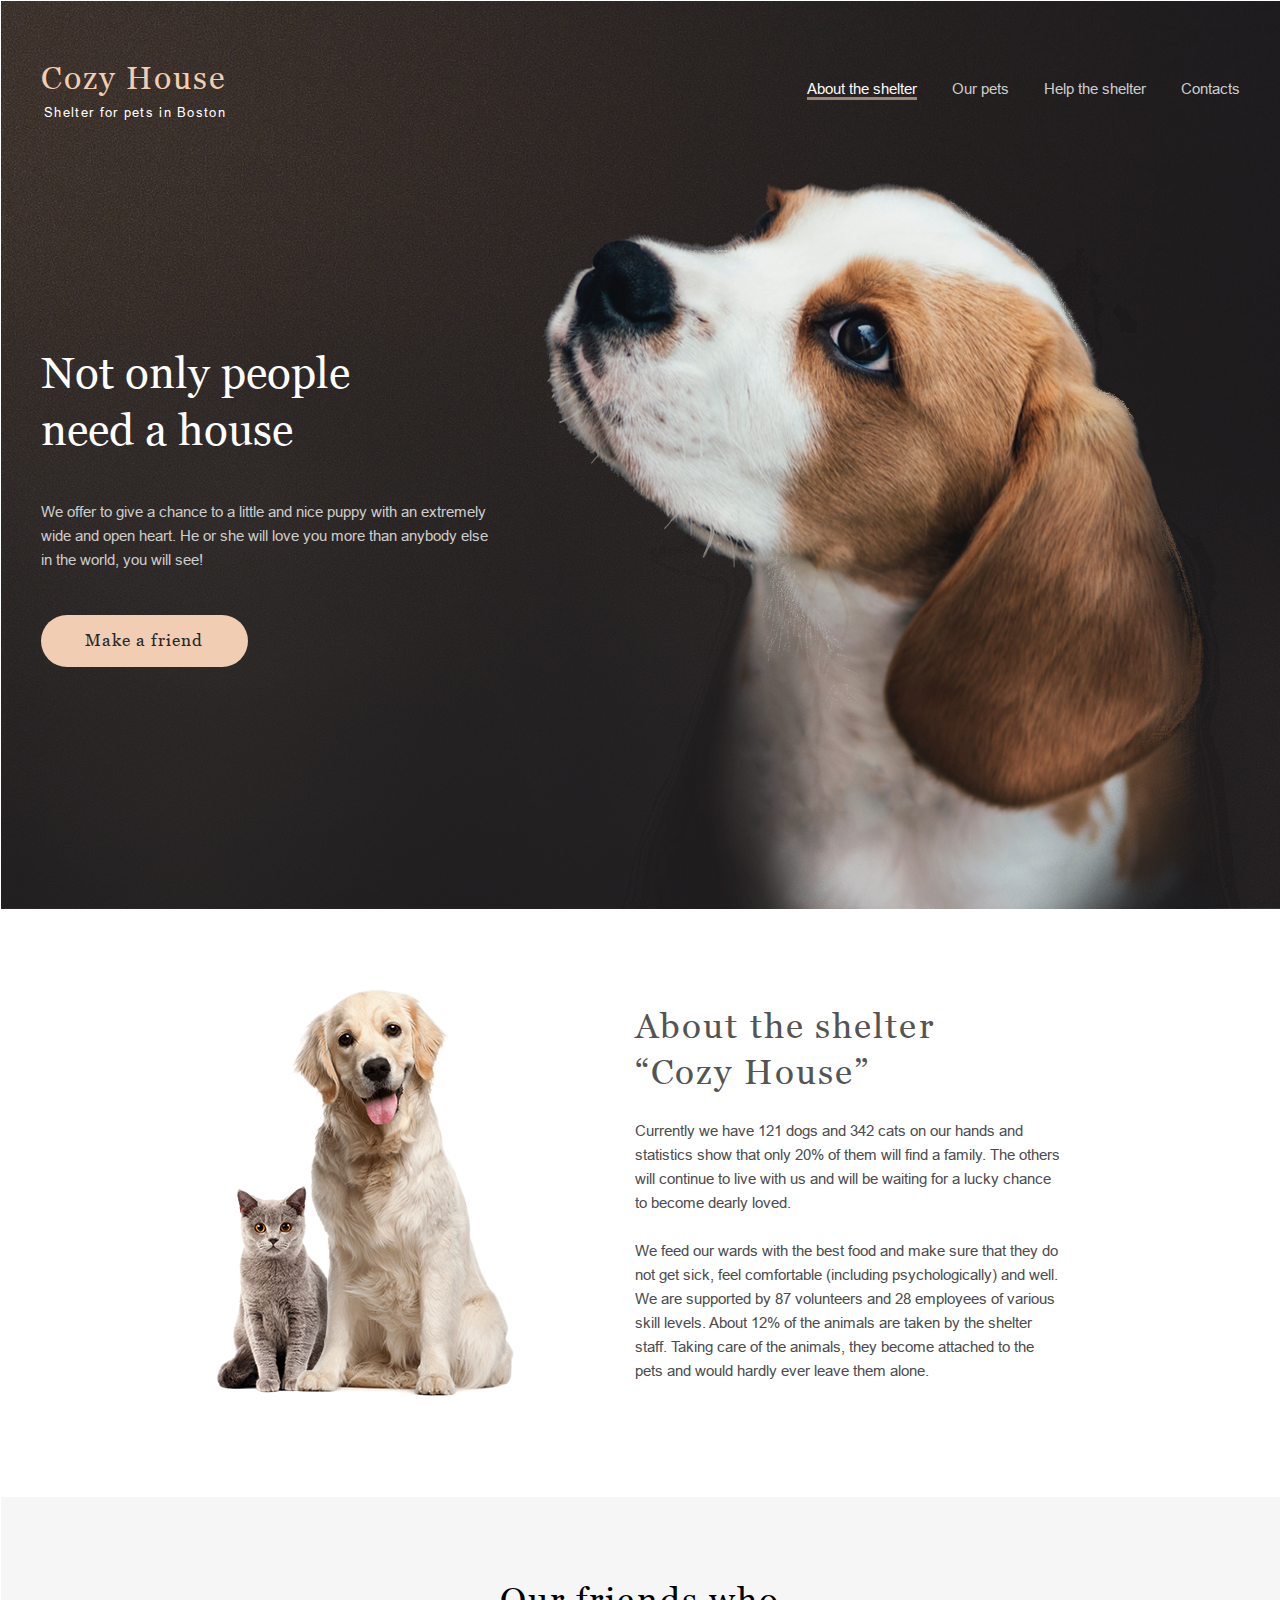
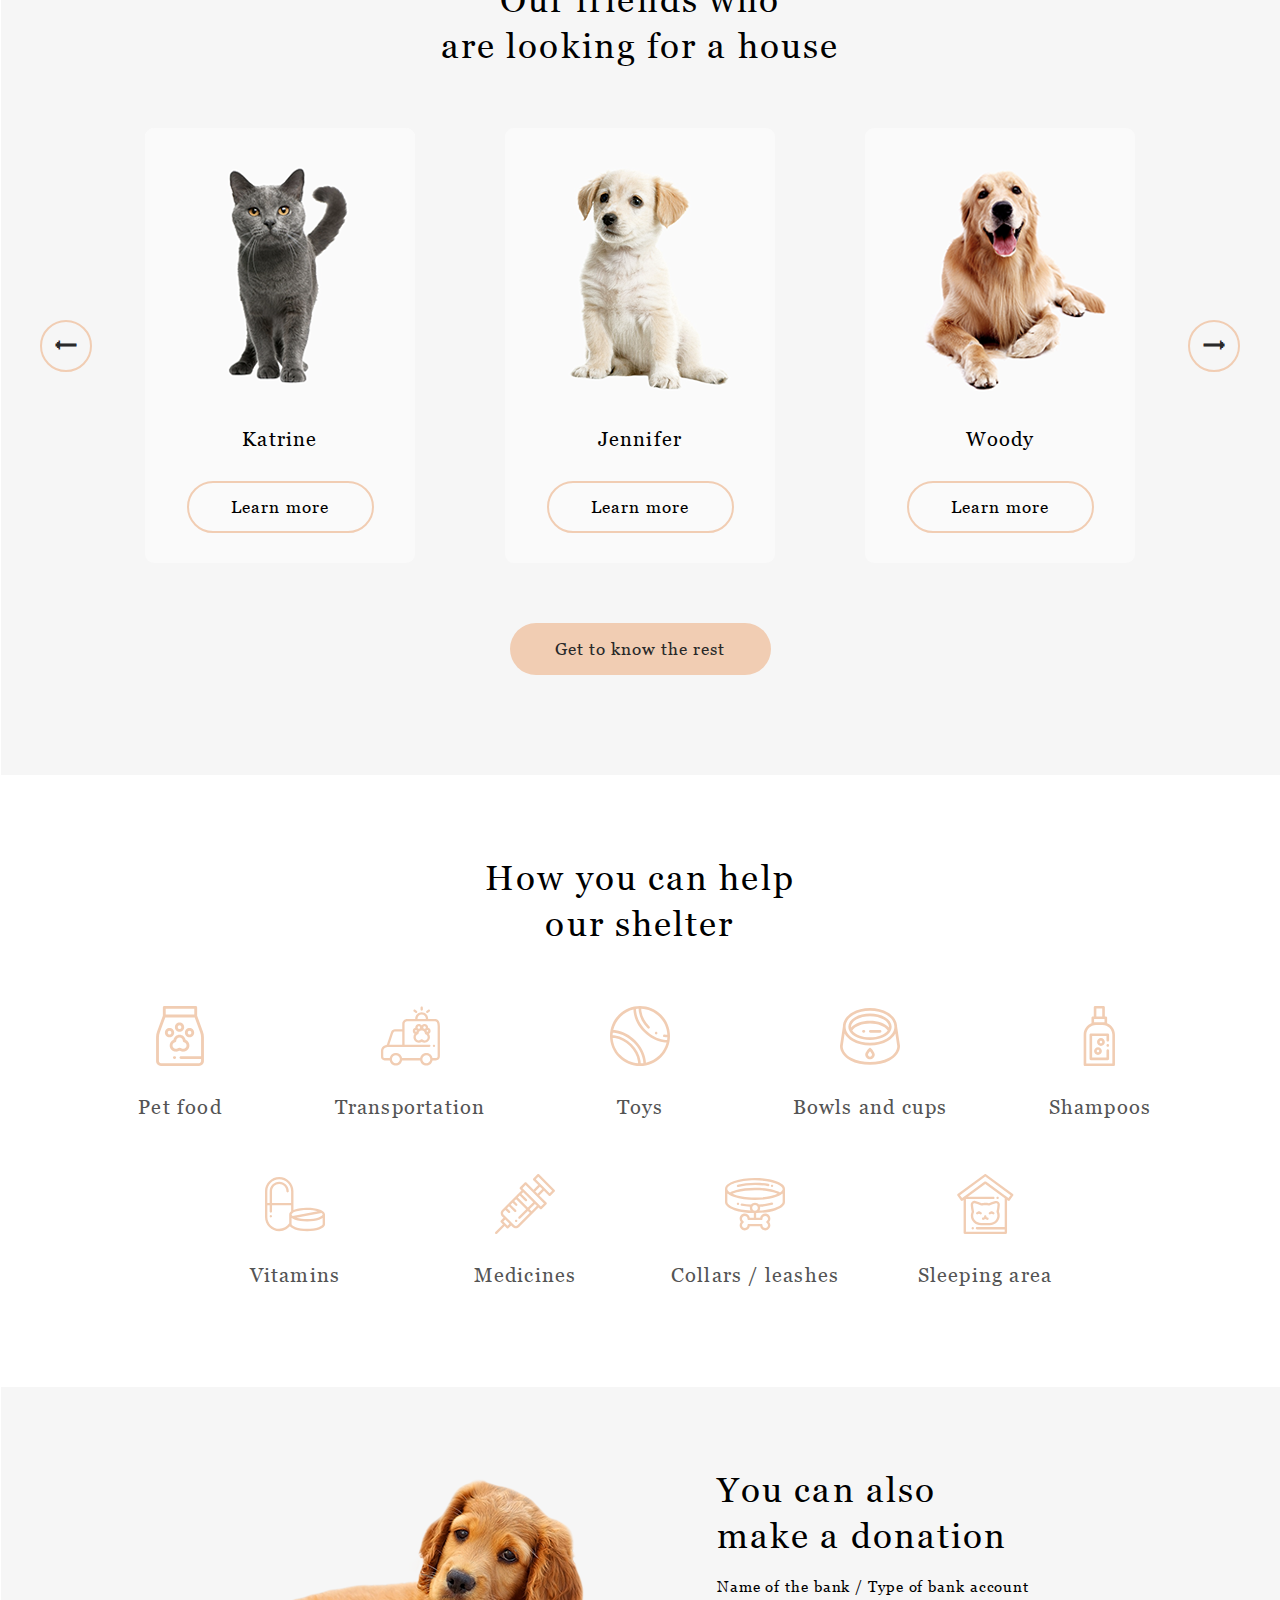
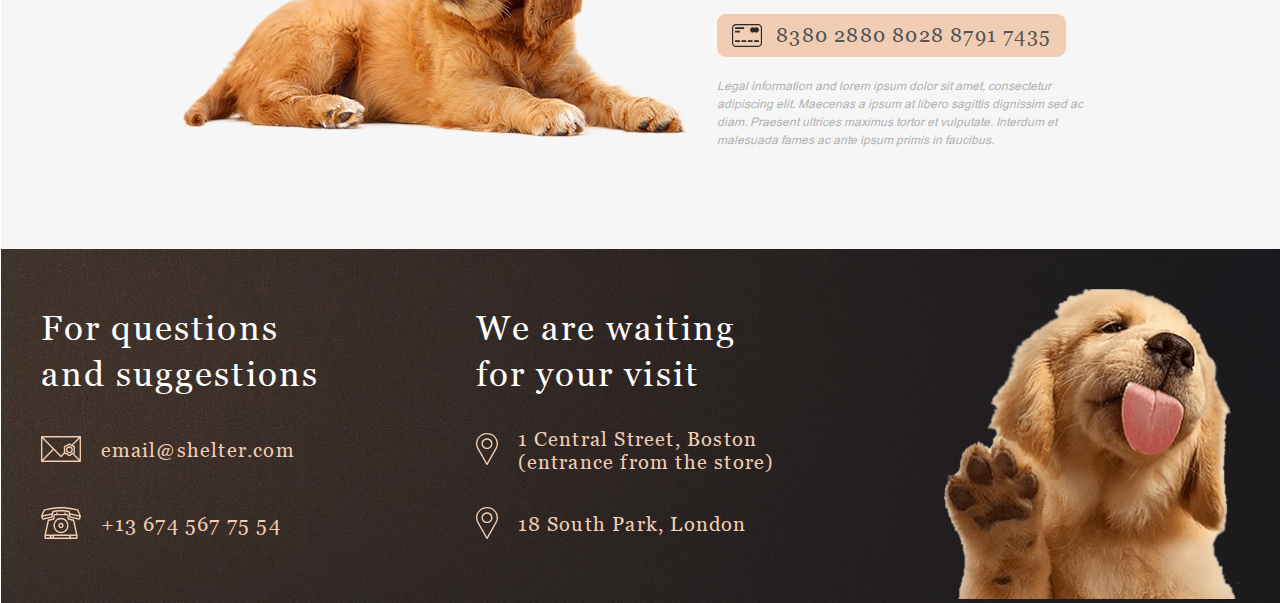
<file: pages/main/index.html>
<!DOCTYPE html>
<html lang="en">
<head>
    <meta charset="UTF-8">
    <meta http-equiv="X-UA-Compatible" content="IE=edge">
    <meta name="viewport" content="width=device-width, initial-scale=1.0">
    <link rel="shortcut icon" href="../../assets/icons/bone_.ico" type="image/x-icon">
    <link rel="stylesheet" href="../../css/normalize.css">
    <link rel="stylesheet" href="style.css" />
    <title>Shelter</title>
</head>

<body>
  <div class="modal-container hidden" id="modal-win" >
    <div class="modal-window" id="modal-win">
      <button class="modal-close-btn" id="btn-modal-close">
        <img src="../../assets/svg/close.svg" class="btn-modal-icon">
      </button>

      <div class="modal-window-content" id="modal-content">
        <div class="modal-image" id="modal-img">
          <img src="../../assets/images/pets/jennifer.png" alt="jen" class="modal-img">
        </div>
        <div class="modal-info">
          <h2 class="modal-title" id="modal-title">Jennifer</h2>

          <h3 class="modal-subtitle" id="modal-subtitle">Dog - Labrador</h3>

          <p class="modal-text" id="modal-text">Jennifer is a sweet 2 months old Labrador that is patiently waiting to find a new forever home. This girl really enjoys being able to go outside to run and play, but won't hesitate to play up a storm in the house if she has all of her favorite toys.</p>

          <ul class="modal-list">
            <li class="modal-list-item" id="modal-item-age">
              <span class="modal-list-span">Age:</span> 2 months
            </li>
            <li class="modal-list-item" id="modal-item-inoculations">
              <span class="modal-list-span">Inoculations:</span> none
            </li>
            <li class="modal-list-item" id="modal-item-deceases">
              <span class="modal-list-span">Deseases:</span> none
            </li>
            <li class="modal-list-item" id="modal-item-parasites">
              <span class="modal-list-span">Parasites:</span> none
            </li>
          </ul>

        </div>

      </div>
    </div>
  </div>

  <div class="modal-burger-back hidden" id="modal-burger-back" ></div>
  <div class="burger-back-click hidden" id="burger-back-click" ></div>
  

  <header class="header-container">
    <div class="logo-container">
      <h1 class="logo-title">Cozy House</h1>
      <p class="logo-subtitle">Shelter for pets in Boston</p>

    </div>

    <nav class="nav-menu">
      <ul class="nav-list">
        <li class="nav-item active"><a class="nav-link active" href="#about">About the shelter</a></li>
        <li class="nav-item"><a class="nav-link" href="../pets/">Our pets</a></li>
        <li class="nav-item"><a class="nav-link" href="#help">Help the shelter</a></li>
        <li class="nav-item"><a class="nav-link" href="#contacts">Contacts</a></li>
      </ul>
    </nav>

    <div class="burger-icon" id="burger-icon">
      <img src="../../assets/svg/burger.svg" alt="">
    </div>

    <div class="burger-container" id="burger-container">
      <!-- <div class="logo-container">
        <h1 class="logo-title">Cozy House</h1>
        <p class="logo-subtitle">Shelter for pets in Boston</p>
  
      </div> -->
      <nav class="burger-nav">
        <ul class="burger-nav-menu">
          <li class="burger-nav-menu-item active"><a class="burger-link active" href="#about">About the shelter</a></li>
          <li class="burger-nav-menu-item"><a class="burger-link" href="../pets/">Our pets</a></li>
          <li class="burger-nav-menu-item"><a class="burger-link" href="#help">Help the shelter</a></li>
          <li class="burger-nav-menu-item"><a class="burger-link" href="#contacts">Contacts</a></li>
        </ul>
  
      </nav>
    </div>



  </header>
    
  <main>
    <div class="main-container">
      <section class="start-container" id="start">
        <div class="start-content">
          <div class="start-info">
            <h2 class="section-title">Not only people<br>need a house</h2>

            <p class="sub-header">We offer to give a chance to a little and nice puppy with an extremely wide and open heart. He or she will love you more than anybody else in the world, you will see!</p>

            <button onclick="window.location.href='#pets'" class="btn-start">Make a friend</button>
          </div>

          <div class="start-img">
            <img src="..\..\assets\images\main\start-puppy.png" alt="cute puppy" class="start-img">

          </div>
        </div>
      </section>
      
      <section class="about-container about" id="about">
        <div class="about-content about">
          <div class="about-img">
            <img src="..\..\assets\images\main\about-pets.png" alt="cute pets" class="about-img">
          </div>

          <div class="about-info">
            <h2 class="section-title">About the shelter<br>“Cozy House”</h2>

            <p class="sub-header">Currently we have 121 dogs and 342 cats on our hands and statistics show that only 20% of them will find a family. The others will continue to live with us and will be waiting for a lucky chance to become dearly loved.</p>
            
            <p class="sub-header">We feed our wards with the best food and make sure that they do not get sick, feel comfortable (including psychologically) and well. We are supported by 87 volunteers and 28 employees of various skill levels. About 12% of the animals are taken by the shelter staff. Taking care of the animals, they become attached to the pets and would hardly ever leave them alone.</p>
            
          </div>
        </div> 
      </section>

      <section class="pets-container pets" id="pets">
        <div class="pets-content pets">
          <h2 class="section-title">Our friends who are&nbsp;looking for a house</h2>
          
          <div class="slider">
            <div class="slider-left">
              <button class="slider-btn" id="btn-left">🠔</button>
            </div>

            <div class="slider-container">
              <div class="slider-carousel">
                <div class="slider-block" id="cards-left">
                </div>

                <div class="slider-block" id="cards-visible">
                  <div class="pet-card"  data-cardid="pet005">
                    <img src="../../assets/images/pets/katrine.png" alt="cat Katrine" class="pet-card-img">
                    <p class="pet-card-text">Katrine</p>
                    <button class="btn">Learn more</button>
                  </div>
    
                  <div class="pet-card" data-cardid="pet001">
                    <img src="../../assets/images/pets/jennifer.png" alt="puppy Jennifer" class="pet-card-img">
                    <p class="pet-card-text">Jennifer</p>
                    <button class="btn">Learn more</button>
                  </div>
    
                  <div class="pet-card" data-cardid="pet003">
                    <img src="../../assets/images/pets/woody.png" alt="dog Woody" class="pet-card-img">
                    <p class="pet-card-text">Woody</p>
                    <button class="btn">Learn more</button>
                  </div>
                  
                </div>

                <div class="slider-block" id="cards-right">
                </div>

              </div>
            </div>

            <div class="slider-right">
              <button class="slider-btn" id="btn-right">🠖</button>
            </div>


          </div>
          
          <button onclick="window.location.href='../pets/'" class="btn-large">Get to know the rest</button>
        
        </div>
      </section>
      
      <section class="help-container help" id="help">
        <div class="help-content">

          <h2 class="section-title">How you can help our shelter</h2>
          
          <div class="help-list">

            <div class="help-item">
              <img src="../../assets/svg/icon-food.svg" alt="pet food icon" class="help-item-img">
              <p class="help-item-text">Pet food</p>
            </div>
            <div class="help-item">
              <img src="../../assets/svg/icon-transportation.svg" alt="Transportation icon" class="help-item-img">
              <p class="help-item-text">Transportation</p>
            </div>
            <div class="help-item">
              <img src="../../assets/svg/icon-toys.svg" alt="pet toys icon" class="help-item-img">
              <p class="help-item-text">Toys</p>
            </div>
            <div class="help-item">
              <img src="../../assets/svg/icon-bowls-and-cups.svg" alt="pet bowl icon" class="help-item-img">
              <p class="help-item-text">Bowls and cups</p>
            </div>
            <div class="help-item">
              <img src="../../assets/svg/icon-shampoos.svg" alt="dirty pet icon" class="help-item-img">
              <p class="help-item-text">Shampoos</p>
            </div>
            <div class="help-item">
              <img src="../../assets/svg/icon-vitamins.svg" alt="pet vitamins icon" class="help-item-img">
              <p class="help-item-text">Vitamins</p>
            </div>
            <div class="help-item">
              <img src="../../assets/svg/icon-medicines.svg" alt="pet medicine icon" class="help-item-img">
              <p class="help-item-text">Medicines</p>
            </div>
            <div class="help-item">
              <img src="../../assets/svg/icon-collars-leashes.svg" alt="pet collar icon" class="help-item-img">
              <p class="help-item-text">Collars / leashes</p>
            </div>
            <div class="help-item">
              <img src="../../assets/svg/icon-sleeping-area.svg" alt="pet sleep icon" class="help-item-img">
              <p class="help-item-text">Sleeping area</p>
            </div>



          </div>
          
        </div>
      </section>
      
      <section class="donation-container donation" id="donation">
        <div class="donation-content donation">

          <div class="donation-img">
            <img src="../../assets/images/main/donation-dog.png" alt="cute puppy need help" class="donation-img">
          </div>

          <div class="donation-info">
            <h2 class="section-title">You can also<br>make a donation</h2>
            
            <p class="sub-header">Name of the bank / Type of bank account</p>

            <!-- <a href="#!" class="credit-card-link"> -->
              <div class="credit-card" onclick="window.location.href='#donation'"> 
                <div class="credit-card-content">
                  <img src="../../assets/svg/credit-card.svg" alt="credit card icon" class="credit-card-icon">
                  <!-- <a href="#donation" class="credit-card-number">8380 2880 8028 8791 7435</a> -->
                  <div class="credit-card-number">8380 2880 8028 8791 7435</div>
                </div>
              </div>
            <!-- </a> -->

            <p class="legal-info">Legal information and lorem ipsum dolor sit amet, consectetur adipiscing elit. Maecenas a ipsum at libero sagittis dignissim sed ac diam. Praesent ultrices maximus tortor et vulputate. Interdum et malesuada fames ac ante ipsum primis in faucibus.</p>



          </div>
          

        </div>
      </section>
    </div>
  </main>
  

  <footer class="footer-container">
    <section class="contacts-container" id="contacts">
      <div class="contacts-content">
        <div class="contacts-content-info">
          <div class="contact-block contacts">
            
            <h2 class="section-title">For questions and suggestions</h2>
            
            <div class="contact-details">
              <a href="mailto:" target="_blank"><img src="../../assets/svg/mail.svg" alt="email icon" class="contact-icon"></a>
              <p class="contacts-text"><a href="mailto:" target="_blank">email@shelter.com</a></p>
            </div>

            <div class="contact-details">
              <a href="tel:+" target="_blank"><img src="../../assets/svg/phone.svg" alt="phone icon" class="contact-icon"></a>
              <p class="contacts-text"><a href="tel:+" target="_blank">+13 674 567 75 54</a></p>
            </div>

          </div>

          <div class="contact-block location">
            <h2 class="section-title">We are waiting for your visit</h2>
            
            <div class="contact-details">
              <a href="https://goo.gl/maps/aGTkRPkKNV8B88Qv5" target="_blank"><img src="../../assets/svg/pin.svg" alt="geo icon" class="contact-icon"></a>
              <p class="contacts-text"><a href="https://goo.gl/maps/aGTkRPkKNV8B88Qv5" target="_blank">1 Central Street, Boston (entrance from the store)</a></p>
            </div>

            <div class="contact-details">
              <a href="https://goo.gl/maps/ELbUc5tNjk8fZU2R7" target="_blank"><img src="../../assets/svg/pin.svg" alt="geo icon" class="contact-icon"></a>
              <p class="contacts-text"><a href="https://goo.gl/maps/ELbUc5tNjk8fZU2R7" target="_blank">18 South Park, London</a></p>
            </div>
          </div>
        </div>  

        <div class="puppy-img">
          <img src="..\..\assets\images\main\footer-puppy.png" alt="cute puppy">
        </div>
        

      </div>
    </section>

  </footer>

  


  <script type="module" src="script.js"></script>
  
 

</body>
</html>
</file>
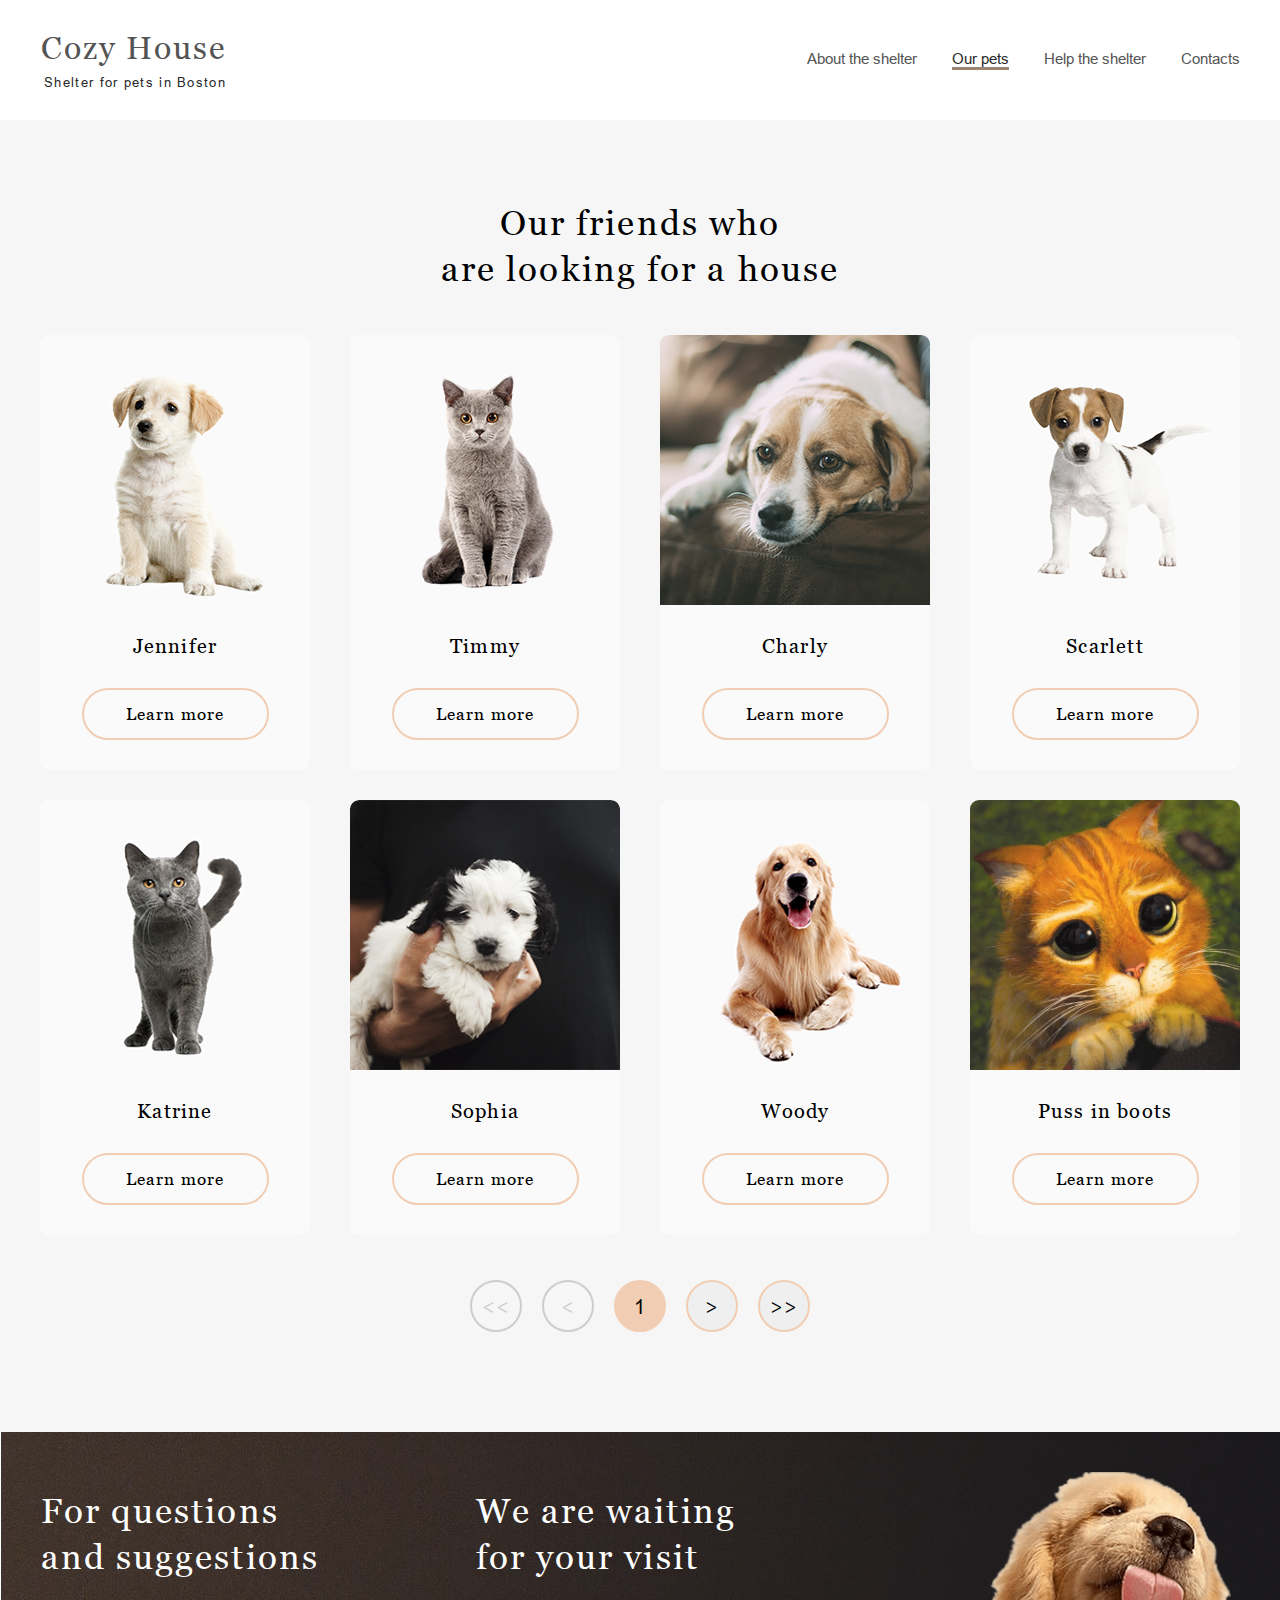
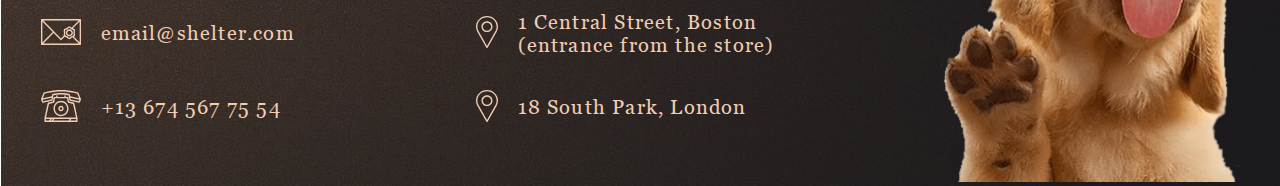
<file: pages/pets/index.html>
<!DOCTYPE html>
<html lang="en">
<head>
    <meta charset="UTF-8">
    <meta http-equiv="X-UA-Compatible" content="IE=edge">
    <meta name="viewport" content="width=device-width, initial-scale=1.0">
    <link rel="shortcut icon" href="../../assets/icons/bone_.ico" type="image/x-icon">
    <link rel="stylesheet" href="../../css/normalize.css">
     <link rel="stylesheet" href="style.css">
    <title>Pets</title>
</head>
<body>
  <div class="modal-container hidden" id="modal-win" >
    <div class="modal-window" id="modal-win">
      <button class="modal-close-btn" id="btn-modal-close">
        <img src="../../assets/svg/close.svg" class="btn-modal-icon">
      </button>

      <div class="modal-window-content" id="modal-content">
        
        <div class="modal-image" id="modal-img">
          <img src="../../assets/images/pets/jennifer.png" alt="jen" class="modal-img">
        </div>

        <div class="modal-info">
          <h2 class="modal-title" id="modal-title">Jennifer</h2>

          <h3 class="modal-subtitle" id="modal-subtitle">Dog - Labrador</h3>

          <p class="modal-text" id="modal-text">Jennifer is a sweet 2 months old Labrador that is patiently waiting to find a new forever home. This girl really enjoys being able to go outside to run and play, but won't hesitate to play up a storm in the house if she has all of her favorite toys.</p>

          <ul class="modal-list">
            <li class="modal-list-item" id="modal-item-age">
              <span class="modal-list-span">Age:</span> 2 months
            </li>
            <li class="modal-list-item" id="modal-item-inoculations">
              <span class="modal-list-span">Inoculations:</span> none
            </li>
            <li class="modal-list-item" id="modal-item-deceases">
              <span class="modal-list-span">Deseases:</span> none
            </li>
            <li class="modal-list-item" id="modal-item-parasites">
              <span class="modal-list-span">Parasites:</span> none
            </li>
          </ul>

        </div>

      </div>
    </div>
  </div>

  <div class="modal-burger-back hidden" id="modal-burger-back" ></div>

  <div class="burger-back-click hidden" id="burger-back-click" ></div>

  <div class="head-wrapper">  
    <header class="header-container">
        <div class="logo-container" onclick="window.location.href='../main/index.html'">
          <h1 class="logo-title">Cozy House</h1>
          <p class="logo-subtitle">Shelter for pets in Boston</p>
    
        </div>
        <nav class="nav-menu">
          <ul class="nav-list">
            <li class="nav-item"><a class="nav-link" href="../main/index.html">About the shelter</a></li>
            <li class="nav-item active"><a class="nav-link active" href="#pets">Our pets</a></li>
            <li class="nav-item"><a class="nav-link" href="../main/index.html#help">Help the shelter</a></li>
            <li class="nav-item"><a class="nav-link" href="#contacts">Contacts</a></li>
          </ul>
        </nav>

        <div class="burger-icon" id="burger-icon">
          <img src="../../assets/svg/burger.svg" alt="">
        </div>

        <div class="burger-container" id="burger-container">
          <!-- <div class="logo-container">
            <h1 class="logo-title">Cozy House</h1>
            <p class="logo-subtitle">Shelter for pets in Boston</p>
      
          </div> -->
          <nav class="burger-nav">
            <ul class="burger-nav-menu">
              <li class="burger-nav-menu-item active"><a class="burger-link" href="../main/index.html">About the shelter</a></li>
              <li class="burger-nav-menu-item"><a class="burger-link  active" href="#pets">Our pets</a></li>
              <li class="burger-nav-menu-item"><a class="burger-link" href="../main/index.html#help">Help the shelter</a></li>
              <li class="burger-nav-menu-item"><a class="burger-link" href="#contacts">Contacts</a></li>
            </ul>
      
          </nav>
        </div>
        
    
    </header>
  </div>

  <main class="main-container-pets" id="#pets">
    <section class="pets-pages">

      <h2 class="section-title">Our friends who are&nbsp;looking for a house</h2>

      <div class="pet-cards-container">

        <div class="pet-card" data-cardid="pet005">
          <img src="../../assets/images/pets/katrine.png" alt="cat Katrine" class="pet-card-img">
          <p class="pet-card-text">Katrine</p>
          <button class="btn">Learn more</button>
        </div>

        <div class="pet-card" data-cardid="pet001">
          <img src="../../assets/images/pets/jennifer.png" alt="puppy Jenifer" class="pet-card-img">
          <p class="pet-card-text">Jennifer</p>
          <button class="btn">Learn more</button>
        </div>

        <div class="pet-card" data-cardid="pet003">
          <img src="../../assets/images/pets/woody.png" alt="dog Woody" class="pet-card-img">
          <p class="pet-card-text">Woody</p>
          <button class="btn">Learn more</button>
        </div>

        <div class="pet-card" data-cardid="pet002">
          <img src="../../assets/images/pets/sophia.png" alt="puppy Sofia" class="pet-card-img">
          <p class="pet-card-text">Sophia</p>
          <button class="btn">Learn more</button>
        </div>

        <div class="pet-card" data-cardid="pet006">
          <img src="../../assets/images/pets/timmy.png" alt="cat Timmy" class="pet-card-img">
          <p class="pet-card-text">Timmy</p>
          <button class="btn">Learn more</button>
        </div>

        <div class="pet-card" data-cardid="pet008">
          <img src="../../assets/images/pets/charly.png" alt="Charly" class="pet-card-img">
          <p class="pet-card-text">Charly</p>
          <button class="btn">Learn more</button>
        </div>

        <div class="pet-card" data-cardid="pet004">
          <img src="../../assets/images/pets/scarlett.png" alt="Scarlett" class="pet-card-img">
          <p class="pet-card-text">Scarlett</p>
          <button class="btn">Learn more</button>
        </div>

        <div class="pet-card" data-cardid="pet007">
          <img src="../../assets/images/pets/freddie.png" alt="cat Freddie" class="pet-card-img">
          <p class="pet-card-text">Freddie</p>
          <button class="btn">Learn more</button>
        </div>
      </div>

      <nav class="page-nav">
        <button class="page-btn disabled" date-state="disabled" id="page-btn-first-page">&lt;&lt;</button>
        <button class="page-btn disabled" date-state="disabled" id="page-btn-prev-page">&lt;</button>
        <button class="page-btn active" date-state="enabled" id="page-display-number">1</button>
        <button class="page-btn enabled" date-state="enabled" id="page-btn-next-page">&gt;</button>
        <button class="page-btn enabled" date-state="enabled" id="page-btn-last-page">&gt;&gt;</button>
      </nav>

    
    </section>
  </main>

  <footer class="footer-container">
    <section class="contacts-container" id="contacts">
      <div class="contacts-content">
        <div class="contacts-content-info">
          <div class="contact-block contacts">
            
            <h2 class="section-title">For questions and suggestions</h2>
            
            <div class="contact-details">
              <a href="mailto:" target="_blank"><img src="../../assets/svg/mail.svg" alt="email icon" class="contact-icon"></a>
              <p class="contacts-text"><a href="mailto:" target="_blank">email@shelter.com</a></p>
            </div>

            <div class="contact-details">
              <a href="tel:+" target="_blank"><img src="../../assets/svg/phone.svg" alt="phone icon" class="contact-icon"></a>
              <p class="contacts-text"><a href="tel:+" target="_blank">+13 674 567 75 54</a></p>
            </div>

          </div>

          <div class="contact-block location">
            <h2 class="section-title">We are waiting for your visit</h2>
            
            <div class="contact-details">
              <a href="https://goo.gl/maps/aGTkRPkKNV8B88Qv5" target="_blank"><img src="../../assets/svg/pin.svg" alt="geo icon" class="contact-icon"></a>
              <p class="contacts-text"><a href="https://goo.gl/maps/aGTkRPkKNV8B88Qv5" target="_blank">1 Central Street, Boston (entrance from the store)</a></p>
            </div>

            <div class="contact-details">
              <a href="https://goo.gl/maps/ELbUc5tNjk8fZU2R7" target="_blank"><img src="../../assets/svg/pin.svg" alt="geo icon" class="contact-icon"></a>
              <p class="contacts-text"><a href="https://goo.gl/maps/ELbUc5tNjk8fZU2R7" target="_blank">18 South Park, London</a></p>
            </div>
          </div>
        </div>  

        <div class="puppy-img">
          <img src="..\..\assets\images\main\footer-puppy.png" alt="cute puppy">
        </div>
        

      </div>
    </section>

  </footer>

  <script type="module" src="script.js"></script>
</body>
</html>
</file>
<file: pages/main/style.css>
* {
  -webkit-box-sizing: border-box;
          box-sizing: border-box;
  margin: 0;
  padding: 0;
  scroll-behavior: smooth;
}

.main-container-pets,
.main-container,
footer {
  width: 100%;
  max-width: 1279px;
}

body {
  display: -webkit-box;
  display: -ms-flexbox;
  display: flex;
  -webkit-box-orient: vertical;
  -webkit-box-direction: normal;
      -ms-flex-direction: column;
          flex-direction: column;
  -webkit-box-align: center;
      -ms-flex-align: center;
          align-items: center;
  margin: 0 auto;
  width: 100%;
  max-width: 1280px;
}

.header-container {
  display: -webkit-box;
  display: -ms-flexbox;
  display: flex;
  -webkit-box-orient: horizontal;
  -webkit-box-direction: normal;
      -ms-flex-direction: row;
          flex-direction: row;
  -webkit-box-pack: justify;
      -ms-flex-pack: justify;
          justify-content: space-between;
  -webkit-box-align: center;
      -ms-flex-align: center;
          align-items: center;
}

.header-container .logo-container {
  display: -webkit-box;
  display: -ms-flexbox;
  display: flex;
  -webkit-box-orient: vertical;
  -webkit-box-direction: normal;
      -ms-flex-direction: column;
          flex-direction: column;
  -webkit-box-align: end;
      -ms-flex-align: end;
          align-items: flex-end;
  width: 186px;
  height: 60px;
}

.header-container .logo-container .logo-title {
  padding: 0;
  margin: 0;
}

.header-container .logo-container .logo-subtitle {
  padding: 0;
  margin-top: 10px;
}

.header-container .nav-menu {
  width: 443px;
  height: 27px;
}

.header-container .nav-menu .nav-list {
  display: -webkit-box;
  display: -ms-flexbox;
  display: flex;
  -webkit-box-orient: horizontal;
  -webkit-box-direction: normal;
      -ms-flex-direction: row;
          flex-direction: row;
  gap: 35px;
  -webkit-box-pack: right;
      -ms-flex-pack: right;
          justify-content: right;
  -webkit-box-align: center;
      -ms-flex-align: center;
          align-items: center;
  list-style: none;
}

.header-container .nav-menu .nav-list .nav-item .nav-link {
  text-decoration: none;
}

.hidden {
  display: none;
}

.pet-card {
  display: -webkit-box;
  display: -ms-flexbox;
  display: flex;
  -webkit-box-orient: vertical;
  -webkit-box-direction: normal;
      -ms-flex-direction: column;
          flex-direction: column;
  gap: 30px;
  -webkit-box-align: center;
      -ms-flex-align: center;
          align-items: center;
  width: 270px;
  height: 435px;
  background: #FAFAFA;
  border-radius: 9px;
  -webkit-transition: 0.4s;
  transition: 0.4s;
}

.pet-card .pet-card-img {
  border-radius: 9px 9px 0px 0px;
  width: 270px;
  height: 270px;
}

.pet-card .btn {
  width: 187px;
  height: 52px;
  border: 2px solid #F1CDB3;
  -webkit-box-sizing: border-box;
          box-sizing: border-box;
  border-radius: 100px;
  font-family: 'Georgia';
  font-style: normal;
  font-weight: 400;
  font-size: 17px;
  line-height: 130%;
  /* identical to box height, or 22px */
  letter-spacing: 0.06em;
  background: #FAFAFA;
  cursor: pointer;
}

.pet-card:hover {
  cursor: pointer;
  -webkit-box-shadow: 0px 2px 35px 14px rgba(13, 13, 13, 0.04);
          box-shadow: 0px 2px 35px 14px rgba(13, 13, 13, 0.04);
  background-color: #FFFFFF;
}

.pet-card:hover .btn {
  background: #FDDCC4;
  border: 2px solid #FDDCC4;
}

.footer-container {
  background-image: url("../../assets/images/footer-background.jpg");
  background-repeat: no-repeat;
  background-size: cover;
  margin: 0 auto;
  padding: 40px 40px 0 40px;
}

@media (max-width: 1279px) {
  .footer-container {
    padding: 30px 30px 0 30px;
    width: 768px;
  }
}

@media (max-width: 767px) {
  .footer-container {
    padding: 30px 10px 0 10px;
    width: 320px;
  }
}

.footer-container .contacts-container .contacts-content {
  display: -webkit-box;
  display: -ms-flexbox;
  display: flex;
  -webkit-box-orient: horizontal;
  -webkit-box-direction: normal;
      -ms-flex-direction: row;
          flex-direction: row;
  -webkit-box-pack: justify;
      -ms-flex-pack: justify;
          justify-content: space-between;
  width: 100%;
}

@media (max-width: 1279px) {
  .footer-container .contacts-container .contacts-content {
    -webkit-box-orient: vertical;
    -webkit-box-direction: normal;
        -ms-flex-direction: column;
            flex-direction: column;
    -webkit-box-align: center;
        -ms-flex-align: center;
            align-items: center;
    -webkit-box-pack: start;
        -ms-flex-pack: start;
            justify-content: flex-start;
    gap: 65px;
  }
}

@media (max-width: 767px) {
  .footer-container .contacts-container .contacts-content {
    gap: 40px;
  }
}

.footer-container .contacts-container .contacts-content .contacts-content-info {
  display: -webkit-box;
  display: -ms-flexbox;
  display: flex;
  -webkit-box-orient: horizontal;
  -webkit-box-direction: normal;
      -ms-flex-direction: row;
          flex-direction: row;
  gap: 160px;
}

@media (max-width: 1279px) {
  .footer-container .contacts-container .contacts-content .contacts-content-info {
    gap: 60px;
  }
}

@media (max-width: 767px) {
  .footer-container .contacts-container .contacts-content .contacts-content-info {
    -webkit-box-orient: vertical;
    -webkit-box-direction: normal;
        -ms-flex-direction: column;
            flex-direction: column;
    gap: 40px;
  }
}

.footer-container .contacts-container .contacts-content .contacts-content-info .contact-block {
  display: -webkit-box;
  display: -ms-flexbox;
  display: flex;
  -webkit-box-orient: vertical;
  -webkit-box-direction: normal;
      -ms-flex-direction: column;
          flex-direction: column;
  -webkit-box-pack: justify;
      -ms-flex-pack: justify;
          justify-content: space-between;
  margin-top: 16px;
  height: 238px;
}

@media (max-width: 1279px) {
  .footer-container .contacts-container .contacts-content .contacts-content-info .contact-block {
    margin-top: 0px;
  }
}

@media (max-width: 767px) {
  .footer-container .contacts-container .contacts-content .contacts-content-info .contact-block {
    -webkit-box-align: center;
        -ms-flex-align: center;
            align-items: center;
  }
}

.footer-container .contacts-container .contacts-content .contacts-content-info .contact-block .section-title {
  color: #FFFFFF;
  width: 280px;
  height: 90px;
  font-size: 35px;
  line-height: 130%;
  /* or 45px */
  letter-spacing: 0.06em;
}

@media (max-width: 767px) {
  .footer-container .contacts-container .contacts-content .contacts-content-info .contact-block .section-title {
    font-size: 25px;
    text-align: center;
  }
}

.footer-container .contacts-container .contacts-content .contacts-content-info .contact-block .contact-details {
  display: -webkit-box;
  display: -ms-flexbox;
  display: flex;
  -webkit-box-orient: horizontal;
  -webkit-box-direction: normal;
      -ms-flex-direction: row;
          flex-direction: row;
  -webkit-box-align: center;
      -ms-flex-align: center;
          align-items: center;
}

.footer-container .contacts-container .contacts-content .contacts-content-info .contact-block .contact-details .contacts-text {
  font-family: 'Georgia';
  font-style: normal;
  font-weight: 400;
  font-size: 20px;
  line-height: 115%;
  /* identical to box height, or 23px */
  letter-spacing: 0.06em;
  /* color-primary */
  color: #F1CDB3;
  padding-left: 20px;
}

.footer-container .contacts-container .contacts-content .contacts-content-info .contact-block .contact-details .contacts-text a {
  text-decoration: none;
  height: 32px;
  outline: none;
  color: #F1CDB3;
}

.footer-container .contacts-container .contacts-content .contacts-content-info .contacts {
  width: 280px;
}

@media (max-width: 767px) {
  .footer-container .contacts-container .contacts-content .contacts-content-info .contacts {
    height: 208px;
  }
}

.footer-container .contacts-container .contacts-content .contacts-content-info .location {
  margin-left: -5px;
  width: 300px;
}

@media (max-width: 767px) {
  .footer-container .contacts-container .contacts-content .contacts-content-info .location {
    margin: 0;
    height: 222px;
  }
}

.footer-container .contacts-container .contacts-content .puppy-img img {
  width: 300px;
  height: 310px;
}

@media (max-width: 767px) {
  .footer-container .contacts-container .contacts-content .puppy-img img {
    width: 260px;
    height: 269px;
  }
}

.modal-container {
  background: rgba(41, 41, 41, 0.6);
  position: fixed;
  z-index: 50;
  left: 0;
  top: 0;
  width: 100vw;
  height: 100vh;
  overflow: hidden;
  cursor: pointer;
}

.modal-container .modal-window {
  position: absolute;
  z-index: 55;
  left: calc(50vw - 450px);
  top: calc(50vh - 250px);
  width: 952px;
  height: 552px;
  display: -webkit-box;
  display: -ms-flexbox;
  display: flex;
  -webkit-box-orient: vertical;
  -webkit-box-direction: normal;
      -ms-flex-direction: column;
          flex-direction: column;
  cursor: pointer;
}

.modal-container .modal-window .modal-close-btn {
  -ms-flex-item-align: end;
      align-self: flex-end;
  width: 52px;
  height: 52px;
  border: 2px solid #F1CDB3;
  -webkit-box-sizing: border-box;
          box-sizing: border-box;
  border-radius: 100px;
  background-color: #B2B2B2;
  cursor: pointer;
}

.modal-container .modal-window .modal-close-btn .btn-modal-icon {
  width: 12px;
  height: 12px;
  margin: auto;
}

.modal-container .modal-window .modal-close-btn:hover {
  background-color: #F1CDB3;
}

.modal-container .modal-window .modal-window-content {
  cursor: default;
  background: #FAFAFA;
  border-radius: 9px;
  width: 900px;
  height: 500px;
  display: -webkit-box;
  display: -ms-flexbox;
  display: flex;
  -webkit-box-orient: horizontal;
  -webkit-box-direction: normal;
      -ms-flex-direction: row;
          flex-direction: row;
}

.modal-container .modal-window .modal-window-content .modal-image {
  margin: auto 0;
}

.modal-container .modal-window .modal-window-content .modal-image .modal-img {
  border-radius: 9px 0px 0px 9px;
  width: 500px;
  height: 500px;
}

.modal-container .modal-window .modal-window-content .modal-info {
  display: -webkit-box;
  display: -ms-flexbox;
  display: flex;
  -webkit-box-orient: vertical;
  -webkit-box-direction: normal;
      -ms-flex-direction: column;
          flex-direction: column;
  margin-top: 50px;
  margin-right: 20px;
  margin-left: 10px;
  width: 351px;
}

.modal-container .modal-window .modal-window-content .modal-info .modal-title {
  height: 45px;
  font-family: 'Georgia';
  font-weight: 400;
  font-size: 35px;
  line-height: 130%;
  /* or 45px */
  letter-spacing: 0.06em;
  color: #000000;
}

.modal-container .modal-window .modal-window-content .modal-info .modal-subtitle {
  height: 23px;
  margin-top: 10px;
  font-family: 'Georgia';
  font-weight: 400;
  font-size: 20px;
  line-height: 115%;
  /* identical to box height, or 23px */
  letter-spacing: 0.06em;
  color: #000000;
}

.modal-container .modal-window .modal-window-content .modal-info .modal-text {
  width: 340px;
  margin-top: 40px;
  font-family: 'Georgia';
  font-weight: 400;
  font-size: 15px;
  line-height: 110%;
  /* or 17px */
  letter-spacing: 0.06em;
  color: #000000;
  text-align: justify;
}

.modal-container .modal-window .modal-window-content .modal-info .modal-list {
  list-style: none;
  margin-top: 40px;
  margin-bottom: 22px;
}

.modal-container .modal-window .modal-window-content .modal-info .modal-list .modal-list-item {
  font-family: 'Georgia';
  font-weight: 400;
  font-size: 15px;
  line-height: 110%;
  /* identical to box height, or 17px */
  letter-spacing: 0.06em;
  color: #000000;
  margin-bottom: 10px;
}

.modal-container .modal-window .modal-window-content .modal-info .modal-list .modal-list-item .modal-list-span {
  font-weight: 700;
}

.modal-container .modal-window .modal-window-content .modal-info .modal-list-item::before {
  content: "\2022";
  /* Add content: \2022 is the CSS Code/unicode for a bullet */
  color: #F1CDB3;
  /* Change the color */
  font-weight: bold;
  /* If you want it to be bold */
  display: inline-block;
  /* Needed to add space between the bullet and the text */
  width: 1em;
  /* Also needed for space (tweak if needed) */
}

.modal-container:hover .modal-close-btn {
  background-color: #F1CDB3;
}

.modal-window:hover .modal-close-btn {
  background-color: #B2B2B2;
}

@media (max-width: 1279px) {
  .modal-container .modal-window {
    width: 682px;
    left: calc(50vw - 314px);
  }
  .modal-container .modal-window .modal-window-content {
    width: 630px;
  }
  .modal-container .modal-window .modal-window-content .modal-image .modal-img {
    width: 350px;
    height: 350px;
  }
  .modal-container .modal-window .modal-window-content .modal-info {
    width: 260px;
    margin-top: 10px;
    margin-right: 9px;
  }
  .modal-container .modal-window .modal-window-content .modal-info .modal-text {
    width: 260px;
  }
  .modal-container .modal-window .modal-window-content .modal-info .modal-list {
    margin-top: 20px;
  }
  .modal-container .modal-window .modal-window-content .modal-info .modal-list .modal-list-item {
    margin-bottom: 5px;
  }
}

@media (max-width: 767px) {
  .modal-container .modal-window {
    width: 300px;
    left: calc(50vw - 150px);
  }
  .modal-container .modal-window .modal-window-content {
    width: 300px;
  }
  .modal-container .modal-window .modal-window-content .modal-image {
    display: none;
  }
  .modal-container .modal-window .modal-window-content .modal-info .modal-title {
    margin: 0 auto;
    text-align: center;
  }
  .modal-container .modal-window .modal-window-content .modal-info .modal-subtitle {
    margin: 0 auto;
    text-align: center;
  }
  .modal-container .modal-window .modal-window-content .modal-info .modal-text {
    padding: 10px;
  }
  .modal-container .modal-window .modal-window-content .modal-info .modal-list {
    margin-left: 10px;
  }
}

.modal-open {
  position: static;
  height: auto;
  overflow-y: hidden;
}

.header-container .burger-icon {
  display: none;
  position: relative;
  z-index: 15;
  cursor: pointer;
  margin-top: 15px;
  width: 30px;
  height: 30px;
  -webkit-transition: 0.5s;
  transition: 0.5s;
}

.burger-container {
  position: fixed;
  width: 320px;
  height: 100vh;
  right: -320px;
  top: 0px;
  z-index: 14;
  -webkit-transition: 0.8s;
  transition: 0.8s;
  background-color: #292929;
}

.burger-container .burger-nav {
  margin-top: 140px;
}

.burger-container .burger-nav .burger-nav-menu {
  display: -webkit-box;
  display: -ms-flexbox;
  display: flex;
  -webkit-box-orient: vertical;
  -webkit-box-direction: normal;
      -ms-flex-direction: column;
          flex-direction: column;
  height: 327px;
  -webkit-box-pack: justify;
      -ms-flex-pack: justify;
          justify-content: space-between;
  -webkit-box-align: center;
      -ms-flex-align: center;
          align-items: center;
  list-style: none;
  -webkit-transition: 0.8s;
  transition: 0.8s;
}

.burger-container .burger-nav .burger-nav-menu .burger-nav-menu-item .burger-link {
  font-family: Arial;
  font-weight: 400;
  text-decoration: none;
  font-size: 32px;
  line-height: 160%;
  /* or 51px */
  color: #CDCDCD;
  margin: 10px 0;
}

.burger-container .burger-nav .burger-nav-menu .burger-nav-menu-item .burger-link.active {
  border-bottom: 3px solid #F1CDB3;
  border-bottom-style: outset;
  color: #FAFAFA;
}

.burger-container .burger-nav .burger-nav-menu .burger-nav-menu-item .burger-link:hover {
  color: #FAFAFA;
}

.burger-icon.open {
  -webkit-transform: rotate(-90deg);
          transform: rotate(-90deg);
}

.header-container.open {
  z-index: 13;
  width: 320px;
  padding-left: 20px;
  padding-right: 40px;
  -webkit-box-pack: justify;
      -ms-flex-pack: justify;
          justify-content: space-between;
  margin-right: 0;
}

@media (max-width: 767px) {
  .header-container .burger-icon {
    display: block;
  }
}

.modal-burger-back {
  width: 100vw;
  height: 5000px;
  background: rgba(41, 41, 41, 0.6);
  position: absolute;
  top: 0;
  left: 0;
  z-index: 10;
}

.burger-back-click {
  width: calc(100vw - 320px);
  height: 5000px;
  position: absolute;
  top: 0;
  left: 0;
  z-index: 14;
}

@font-face {
  font-family: 'Arial';
  src: url("../../assets/fonts/arial.ttf");
  font-weight: 400;
}

@font-face {
  font-family: 'Arial';
  src: url("../../assets/fonts/arialbd.ttf");
  font-weight: bold;
}

@font-face {
  font-family: 'Georgia';
  src: url("../../assets/fonts/Georgia.ttf");
}

.logo-title {
  font-family: Georgia;
  font-size: 32px;
  font-weight: 400;
  line-height: 110%;
  /* or 35px */
  letter-spacing: 0.06em;
}

.logo-subtitle {
  font-family: Arial;
  font-size: 13px;
  font-weight: 400;
  line-height: 15px;
  letter-spacing: 0.1em;
}

.nav-list {
  font-family: Arial;
  font-weight: 400;
  font-size: 15px;
  line-height: 24px;
}

.section-title {
  font-family: Georgia;
  font-style: normal;
  font-weight: 400;
  font-size: 35px;
  line-height: 130%;
  letter-spacing: 0.06em;
}

.sub-header {
  font-family: Arial;
  font-style: normal;
  font-weight: 400;
  font-size: 15px;
  line-height: 160%;
}

.pet-card-text {
  font-family: 'Georgia';
  font-style: normal;
  font-weight: 400;
  font-size: 20px;
  line-height: 23px;
  /* identical to box height */
  letter-spacing: 0.06em;
}

.help-item-text {
  font-family: 'Georgia';
  font-style: normal;
  font-weight: 400;
  font-size: 20px;
  line-height: 115%;
  /* identical to box height, or 23px */
  letter-spacing: 0.06em;
}

.credit-card-number {
  font-family: 'Georgia';
  font-style: normal;
  font-weight: 400;
  font-size: 20px;
  line-height: 115%;
  /* identical to box height, or 23px */
  letter-spacing: 0.06em;
  /* color-dark-l */
  color: #545454;
}

.legal-info {
  color: #B2B2B2;
  font-family: 'Arial';
  font-style: italic;
  font-weight: 400;
  font-size: 12px;
  line-height: 18px;
  /* or 150% */
}

.contacts-text {
  font-size: 12px;
}

.header-container {
  position: absolute;
  width: calc(100% - 80px);
  max-width: 1200px;
  height: 60px;
  left: calc(50% - (minmax(1200px, 100%) - 80px)/2);
  top: 60px;
}

@media (max-width: 1279px) {
  .header-container {
    top: 30px;
    width: calc(100% - 60px);
    max-width: 708px;
    left: calc(50% - (minmax(708px, 100%) - 60px)/2);
  }
}

@media (max-width: 767px) {
  .header-container {
    padding: 0 30px;
    width: 100vw;
  }
}

.header-container .logo-container .logo-title {
  color: #F1CDB3;
}

.header-container .logo-container .logo-subtitle {
  color: #FFFFFF;
}

.header-container .logo-container:hover {
  cursor: pointer;
}

@media (max-width: 767px) {
  .nav-menu {
    display: none;
  }
}

.nav-menu .nav-item {
  color: #CDCDCD;
}

.nav-menu .nav-item .nav-link {
  color: #CDCDCD;
}

.nav-menu .nav-item .nav-link.active {
  border-bottom: 3px solid #F1CDB3;
  border-bottom-style: outset;
  color: #FAFAFA;
}

.nav-menu .nav-item .nav-link:hover {
  color: #FAFAFA;
}

.main-container {
  width: 100%;
}

.main-container .start-container {
  width: 100%;
  padding: 0 40px;
  background-image: url("../../assets/images/start-screen-background.jpg");
  background-repeat: no-repeat;
  background-size: cover;
  border-top: 1px solid transparent;
}

.main-container .start-container .start-content {
  margin-top: 180px;
  display: -webkit-box;
  display: -ms-flexbox;
  display: flex;
  -webkit-box-orient: horizontal;
  -webkit-box-direction: normal;
      -ms-flex-direction: row;
          flex-direction: row;
  -webkit-box-align: center;
      -ms-flex-align: center;
          align-items: center;
  -webkit-box-pack: justify;
      -ms-flex-pack: justify;
          justify-content: space-between;
}

@media (max-width: 1279px) {
  .main-container .start-container .start-content {
    margin-top: 150px;
    -webkit-box-orient: vertical;
    -webkit-box-direction: normal;
        -ms-flex-direction: column;
            flex-direction: column;
    -webkit-box-pack: start;
        -ms-flex-pack: start;
            justify-content: flex-start;
    gap: 100px;
  }
}

.main-container .start-container .start-content .start-info {
  width: 460px;
  height: 323px;
  display: -webkit-box;
  display: -ms-flexbox;
  display: flex;
  -webkit-box-orient: vertical;
  -webkit-box-direction: normal;
      -ms-flex-direction: column;
          flex-direction: column;
  -webkit-box-pack: justify;
      -ms-flex-pack: justify;
          justify-content: space-between;
  position: relative;
  top: -40px;
}

@media (max-width: 1279px) {
  .main-container .start-container .start-content .start-info {
    top: 0px;
  }
}

.main-container .start-container .start-content .start-info .section-title {
  color: #FFFFFF;
  font-size: 44px;
  letter-spacing: normal;
}

@media (max-width: 767px) {
  .main-container .start-container .start-content .start-info .section-title {
    font-size: 25px;
  }
}

.main-container .start-container .start-content .start-info .sub-header {
  color: #CDCDCD;
}

.main-container .start-container .start-content .start-info .btn-start {
  width: 207px;
  height: 52px;
  color: #292929;
  font-family: 'Georgia';
  font-style: normal;
  font-weight: 400;
  font-size: 17px;
  line-height: 130%;
  /* identical to box height, or 22px */
  letter-spacing: 0.06em;
  background-color: #F1CDB3;
  border: 0px;
  border-radius: 100px;
  cursor: pointer;
}

.main-container .start-container .start-content .start-info .btn-start:hover {
  cursor: pointer;
  background-color: #FDDCC4;
}

@media (max-width: 1279px) {
  .main-container .start-container .start-content .start-info .btn-start {
    -ms-flex-item-align: center;
        -ms-grid-row-align: center;
        align-self: center;
  }
}

.main-container .start-container .start-content .start-img {
  width: 698px;
  height: 728px;
  background-image: url("../../assets/images/main/start-puppy-r.png");
  background-size: cover;
  background-repeat: no-repeat;
}

@media (max-width: 1279px) {
  .main-container .start-container .start-content .start-img {
    -ms-flex-item-align: end;
        align-self: flex-end;
    width: 569px;
    height: 593px;
  }
}

.main-container .start-container .start-content .start-img:hover img {
  display: none;
}

.main-container .about-container {
  padding: 0 40px;
  width: 100%;
}

@media (max-width: 1279px) {
  .main-container .about-container {
    padding: 0 30px;
  }
}

.main-container .about-container .about-content {
  margin: 0 auto;
  padding-top: 80px;
  padding-bottom: 100px;
  display: -webkit-box;
  display: -ms-flexbox;
  display: flex;
  -webkit-box-orient: horizontal;
  -webkit-box-direction: normal;
      -ms-flex-direction: row;
          flex-direction: row;
  -webkit-box-pack: justify;
      -ms-flex-pack: justify;
          justify-content: space-between;
  -webkit-box-align: center;
      -ms-flex-align: center;
          align-items: center;
  width: 850px;
}

@media (max-width: 1279px) {
  .main-container .about-container .about-content {
    width: 432px;
    -webkit-box-orient: vertical;
    -webkit-box-direction: reverse;
        -ms-flex-direction: column-reverse;
            flex-direction: column-reverse;
    -webkit-box-pack: start;
        -ms-flex-pack: start;
            justify-content: flex-start;
    row-gap: 80px;
  }
}

.main-container .about-container .about-content .about-img {
  width: 300px;
  height: 408px;
}

.main-container .about-container .about-content .about-info {
  display: -webkit-box;
  display: -ms-flexbox;
  display: flex;
  -webkit-box-orient: vertical;
  -webkit-box-direction: normal;
      -ms-flex-direction: column;
          flex-direction: column;
  -webkit-box-pack: justify;
      -ms-flex-pack: justify;
          justify-content: space-between;
  width: 430px;
  height: 380px;
}

.main-container .about-container .about-content .about-info .section-title {
  color: #545454;
}

.main-container .about-container .about-content .about-info .sub-header {
  color: #4C4C4C;
}

.main-container .pets-container {
  padding: 0 40px;
  width: 100%;
  background: #F6F6F6;
}

@media (max-width: 1279px) {
  .main-container .pets-container {
    padding: 0 30px;
  }
}

.main-container .pets-container .pets-content {
  display: -webkit-box;
  display: -ms-flexbox;
  display: flex;
  -webkit-box-orient: vertical;
  -webkit-box-direction: normal;
      -ms-flex-direction: column;
          flex-direction: column;
  -webkit-box-align: center;
      -ms-flex-align: center;
          align-items: center;
  -webkit-box-pack: start;
      -ms-flex-pack: start;
          justify-content: flex-start;
  row-gap: 60px;
  width: 100%;
  margin: 0 auto;
  padding: 80px 0 100px 0;
}

.main-container .pets-container .pets-content .section-title {
  text-align: center;
  width: 400px;
  margin: 0 auto;
}

.main-container .pets-container .pets-content .slider {
  display: -webkit-box;
  display: -ms-flexbox;
  display: flex;
  -webkit-box-orient: horizontal;
  -webkit-box-direction: normal;
      -ms-flex-direction: row;
          flex-direction: row;
  -webkit-column-gap: 0px;
          column-gap: 0px;
  -webkit-box-align: center;
      -ms-flex-align: center;
          align-items: center;
  -webkit-box-pack: center;
      -ms-flex-pack: center;
          justify-content: center;
  width: 1200px;
}

@media (max-width: 1279px) {
  .main-container .pets-container .pets-content .slider {
    width: 708px;
  }
}

.main-container .pets-container .pets-content .slider .slider-left,
.main-container .pets-container .pets-content .slider .slider-right {
  color: black;
  width: 105px;
  display: -webkit-box;
  display: -ms-flexbox;
  display: flex;
}

@media (max-width: 1279px) {
  .main-container .pets-container .pets-content .slider .slider-left,
  .main-container .pets-container .pets-content .slider .slider-right {
    width: 64px;
  }
}

.main-container .pets-container .pets-content .slider .slider-left {
  -webkit-box-pack: start;
      -ms-flex-pack: start;
          justify-content: flex-start;
}

.main-container .pets-container .pets-content .slider .slider-right {
  -webkit-box-pack: end;
      -ms-flex-pack: end;
          justify-content: flex-end;
}

.main-container .pets-container .pets-content .slider .slider-btn {
  width: 52px;
  height: 52px;
  color: #292929;
  background-color: transparent;
  border: 2px solid #F1CDB3;
  -webkit-box-sizing: border-box;
          box-sizing: border-box;
  border-radius: 100px;
  font-size: 24px;
  padding-top: 3px;
  cursor: pointer;
}

.main-container .pets-container .pets-content .slider .slider-btn:hover {
  background-color: #FDDCC4;
  border: 2px solid #FDDCC4;
}

.main-container .pets-container .pets-content .slider .slider-container {
  display: -webkit-box;
  display: -ms-flexbox;
  display: flex;
  -webkit-box-orient: horizontal;
  -webkit-box-direction: normal;
      -ms-flex-direction: row;
          flex-direction: row;
  -webkit-box-align: center;
      -ms-flex-align: center;
          align-items: center;
  overflow: hidden;
  -ms-flex-wrap: nowrap;
      flex-wrap: nowrap;
  width: 990px;
}

@media (max-width: 1279px) {
  .main-container .pets-container .pets-content .slider .slider-container {
    width: 580px;
  }
}

@media (max-width: 767px) {
  .main-container .pets-container .pets-content .slider .slider-container {
    width: 270px;
  }
}

.main-container .pets-container .pets-content .slider .slider-container .slider-carousel {
  display: -webkit-box;
  display: -ms-flexbox;
  display: flex;
  -webkit-box-orient: horizontal;
  -webkit-box-direction: normal;
      -ms-flex-direction: row;
          flex-direction: row;
  position: relative;
  gap: 40px;
  left: -1030px;
  width: calc(3*990px+2*40px);
}

@media (max-width: 1279px) {
  .main-container .pets-container .pets-content .slider .slider-container .slider-carousel {
    width: calc(3*580p + 2*40px);
    left: -620px;
  }
}

@media (max-width: 767px) {
  .main-container .pets-container .pets-content .slider .slider-container .slider-carousel {
    width: calc(3*270px + 2*40px);
    left: -310px;
  }
}

.main-container .pets-container .pets-content .slider .slider-container .slider-carousel .slider-block {
  display: -webkit-box;
  display: -ms-flexbox;
  display: flex;
  -webkit-box-orient: horizontal;
  -webkit-box-direction: normal;
      -ms-flex-direction: row;
          flex-direction: row;
  width: 990px;
  gap: 90px;
  -webkit-box-pack: start;
      -ms-flex-pack: start;
          justify-content: flex-start;
}

@media (max-width: 1279px) {
  .main-container .pets-container .pets-content .slider .slider-container .slider-carousel .slider-block {
    width: 580px;
    gap: 40px;
  }
}

@media (max-width: 767px) {
  .main-container .pets-container .pets-content .slider .slider-container .slider-carousel .slider-block {
    width: 270px;
  }
}

.main-container .pets-container .pets-content .btn-large {
  width: 261px;
  height: 52px;
  background: #F1CDB3;
  border-radius: 100px;
  font-family: 'Georgia';
  font-style: normal;
  font-weight: 400;
  font-size: 17px;
  line-height: 130%;
  position: relative;
  z-index: 5;
  /* identical to box height, or 22px */
  letter-spacing: 0.06em;
  color: #292929;
  border: hidden;
  cursor: pointer;
}

.main-container .pets-container .pets-content .btn-large:hover {
  cursor: pointer;
  background-color: #FDDCC4;
}

@-webkit-keyframes move-right {
  from {
    left: -1030px;
  }
  to {
    left: -2060px;
  }
}

@keyframes move-right {
  from {
    left: -1030px;
  }
  to {
    left: -2060px;
  }
}

@-webkit-keyframes move-left {
  from {
    left: -1030px;
  }
  to {
    left: 0px;
  }
}

@keyframes move-left {
  from {
    left: -1030px;
  }
  to {
    left: 0px;
  }
}

@media (max-width: 1279px) {
  @-webkit-keyframes move-right {
    from {
      left: -620px;
    }
    to {
      left: -1240px;
    }
  }
  @keyframes move-right {
    from {
      left: -620px;
    }
    to {
      left: -1240px;
    }
  }
  @-webkit-keyframes move-left {
    from {
      left: -620px;
    }
    to {
      left: 0px;
    }
  }
  @keyframes move-left {
    from {
      left: -620px;
    }
    to {
      left: 0px;
    }
  }
}

@media (max-width: 767px) {
  @-webkit-keyframes move-right {
    from {
      left: -310px;
    }
    to {
      left: -620px;
    }
  }
  @keyframes move-right {
    from {
      left: -310px;
    }
    to {
      left: -620px;
    }
  }
  @-webkit-keyframes move-left {
    from {
      left: -310px;
    }
    to {
      left: 0px;
    }
  }
  @keyframes move-left {
    from {
      left: -310px;
    }
    to {
      left: 0px;
    }
  }
}

.main-container .transition-right {
  -webkit-animation-name: move-right;
          animation-name: move-right;
  -webkit-animation-duration: 1s;
          animation-duration: 1s;
}

.main-container .transition-left {
  -webkit-animation-name: move-left;
          animation-name: move-left;
  -webkit-animation-duration: 1s;
          animation-duration: 1s;
}

@media (max-width: 1279px) {
  .main-container #cards-visible.pet-card:nth-child(3) {
    display: none;
  }
}

@media (max-width: 767px) {
  .main-container #cards-visible.pet-card:nth-child(2) {
    display: none;
  }
}

.main-container .help-container {
  width: 100%;
  max-width: 1279px;
  padding: 80px 40px 100px 40px;
}

@media (max-width: 1279px) {
  .main-container .help-container {
    padding: 80px 30px 100px 30px;
  }
}

.main-container .help-container .help-content {
  margin: 0 auto;
  display: -webkit-box;
  display: -ms-flexbox;
  display: flex;
  -webkit-box-orient: vertical;
  -webkit-box-direction: normal;
      -ms-flex-direction: column;
          flex-direction: column;
  row-gap: 60px;
  -webkit-box-align: center;
      -ms-flex-align: center;
          align-items: center;
  width: 100%;
}

.main-container .help-container .help-content .section-title {
  text-align: center;
  width: 310px;
  margin: 0 auto;
}

.main-container .help-container .help-content .help-list {
  width: 100%;
  padding: 0;
  margin: 0;
  display: -webkit-box;
  display: -ms-flexbox;
  display: flex;
  -webkit-box-orient: horizontal;
  -webkit-box-direction: normal;
      -ms-flex-direction: row;
          flex-direction: row;
  -ms-flex-wrap: wrap;
      flex-wrap: wrap;
  -webkit-box-pack: center;
      -ms-flex-pack: center;
          justify-content: center;
  -webkit-box-align: center;
      -ms-flex-align: center;
          align-items: center;
  -webkit-column-gap: 60px;
          column-gap: 60px;
  row-gap: 55px;
}

@media (max-width: 1279px) {
  .main-container .help-container .help-content .help-list {
    width: 630px;
  }
}

.main-container .help-container .help-content .help-list .help-item {
  height: 113px;
  width: 170px;
  display: -webkit-box;
  display: -ms-flexbox;
  display: flex;
  -webkit-box-orient: vertical;
  -webkit-box-direction: normal;
      -ms-flex-direction: column;
          flex-direction: column;
  -webkit-box-pack: justify;
      -ms-flex-pack: justify;
          justify-content: space-between;
  -webkit-box-align: center;
      -ms-flex-align: center;
          align-items: center;
}

.main-container .help-container .help-content .help-list .help-item .help-item-img {
  width: 60px;
  height: 60px;
}

.main-container .help-container .help-content .help-list .help-item .help-item-text {
  color: #545454;
}

.main-container .donation-container {
  width: 100%;
  padding: 80px 40px 100px 40px;
  background: #F6F6F6;
  display: -webkit-box;
  display: -ms-flexbox;
  display: flex;
  -webkit-box-pack: center;
      -ms-flex-pack: center;
          justify-content: center;
}

@media (max-width: 1279px) {
  .main-container .donation-container {
    padding: 80px 30px 100px 30px;
  }
}

.main-container .donation-container .donation-content {
  display: -webkit-box;
  display: -ms-flexbox;
  display: flex;
  -webkit-box-orient: horizontal;
  -webkit-box-direction: normal;
      -ms-flex-direction: row;
          flex-direction: row;
  -webkit-box-pack: justify;
      -ms-flex-pack: justify;
          justify-content: space-between;
  -webkit-box-align: center;
      -ms-flex-align: center;
          align-items: center;
  width: 100%;
  width: calc(100% - 285px);
}

@media (max-width: 1279px) {
  .main-container .donation-container .donation-content {
    width: 100%;
    -webkit-box-orient: vertical;
    -webkit-box-direction: reverse;
        -ms-flex-direction: column-reverse;
            flex-direction: column-reverse;
    -webkit-box-pack: start;
        -ms-flex-pack: start;
            justify-content: flex-start;
    gap: 60px;
  }
}

.main-container .donation-container .donation-content .donation-img {
  width: 505px;
  height: 261px;
}

.main-container .donation-container .donation-content .donation-info {
  display: -webkit-box;
  display: -ms-flexbox;
  display: flex;
  -webkit-box-orient: vertical;
  -webkit-box-direction: normal;
      -ms-flex-direction: column;
          flex-direction: column;
  -webkit-box-pack: justify;
      -ms-flex-pack: justify;
          justify-content: space-between;
  width: 380px;
  height: 282px;
}

.main-container .donation-container .donation-content .donation-info .sub-header {
  font-family: 'Georgia';
  font-style: normal;
  font-weight: 400;
  font-size: 15px;
  line-height: 110%;
  /* identical to box height, or 17px */
  letter-spacing: 0.06em;
}

.main-container .donation-container .donation-content .donation-info .credit-card {
  width: 349px;
  height: 43px;
  background: #F1CDB3;
  border-radius: 9px;
  border: 0px hidden;
  display: -webkit-box;
  display: -ms-flexbox;
  display: flex;
  -webkit-box-align: center;
      -ms-flex-align: center;
          align-items: center;
  -webkit-box-pack: center;
      -ms-flex-pack: center;
          justify-content: center;
}

.main-container .donation-container .donation-content .donation-info .credit-card:hover {
  background: #FDDCC4;
}

.main-container .donation-container .donation-content .donation-info .credit-card .credit-card-content {
  cursor: pointer;
  display: -webkit-box;
  display: -ms-flexbox;
  display: flex;
  -webkit-box-orient: horizontal;
  -webkit-box-direction: normal;
      -ms-flex-direction: row;
          flex-direction: row;
  -webkit-box-pack: justify;
      -ms-flex-pack: justify;
          justify-content: space-between;
  -webkit-box-align: center;
      -ms-flex-align: center;
          align-items: center;
  width: 319px;
  height: 23px;
}

.main-container .donation-container .donation-content .donation-info .credit-card .credit-card-content .credit-card-icon {
  width: 30px;
  height: 23px;
}

.main-container .donation-container .donation-content .donation-info .credit-card .credit-card-content .credit-card-number {
  color: #545454;
}
/*# sourceMappingURL=style.css.map */
</file>
<file: pages/pets/style.css>
* {
  -webkit-box-sizing: border-box;
          box-sizing: border-box;
  margin: 0;
  padding: 0;
  scroll-behavior: smooth;
}

.main-container-pets,
.main-container,
footer {
  width: 100%;
  max-width: 1279px;
}

body {
  display: -webkit-box;
  display: -ms-flexbox;
  display: flex;
  -webkit-box-orient: vertical;
  -webkit-box-direction: normal;
      -ms-flex-direction: column;
          flex-direction: column;
  -webkit-box-align: center;
      -ms-flex-align: center;
          align-items: center;
  margin: 0 auto;
  width: 100%;
  max-width: 1280px;
}

.header-container {
  display: -webkit-box;
  display: -ms-flexbox;
  display: flex;
  -webkit-box-orient: horizontal;
  -webkit-box-direction: normal;
      -ms-flex-direction: row;
          flex-direction: row;
  -webkit-box-pack: justify;
      -ms-flex-pack: justify;
          justify-content: space-between;
  -webkit-box-align: center;
      -ms-flex-align: center;
          align-items: center;
}

.header-container .logo-container {
  display: -webkit-box;
  display: -ms-flexbox;
  display: flex;
  -webkit-box-orient: vertical;
  -webkit-box-direction: normal;
      -ms-flex-direction: column;
          flex-direction: column;
  -webkit-box-align: end;
      -ms-flex-align: end;
          align-items: flex-end;
  width: 186px;
  height: 60px;
}

.header-container .logo-container .logo-title {
  padding: 0;
  margin: 0;
}

.header-container .logo-container .logo-subtitle {
  padding: 0;
  margin-top: 10px;
}

.header-container .nav-menu {
  width: 443px;
  height: 27px;
}

.header-container .nav-menu .nav-list {
  display: -webkit-box;
  display: -ms-flexbox;
  display: flex;
  -webkit-box-orient: horizontal;
  -webkit-box-direction: normal;
      -ms-flex-direction: row;
          flex-direction: row;
  gap: 35px;
  -webkit-box-pack: right;
      -ms-flex-pack: right;
          justify-content: right;
  -webkit-box-align: center;
      -ms-flex-align: center;
          align-items: center;
  list-style: none;
}

.header-container .nav-menu .nav-list .nav-item .nav-link {
  text-decoration: none;
}

.hidden {
  display: none;
}

.pet-card {
  display: -webkit-box;
  display: -ms-flexbox;
  display: flex;
  -webkit-box-orient: vertical;
  -webkit-box-direction: normal;
      -ms-flex-direction: column;
          flex-direction: column;
  gap: 30px;
  -webkit-box-align: center;
      -ms-flex-align: center;
          align-items: center;
  width: 270px;
  height: 435px;
  background: #FAFAFA;
  border-radius: 9px;
  -webkit-transition: 0.4s;
  transition: 0.4s;
}

.pet-card .pet-card-img {
  border-radius: 9px 9px 0px 0px;
  width: 270px;
  height: 270px;
}

.pet-card .btn {
  width: 187px;
  height: 52px;
  border: 2px solid #F1CDB3;
  -webkit-box-sizing: border-box;
          box-sizing: border-box;
  border-radius: 100px;
  font-family: 'Georgia';
  font-style: normal;
  font-weight: 400;
  font-size: 17px;
  line-height: 130%;
  /* identical to box height, or 22px */
  letter-spacing: 0.06em;
  background: #FAFAFA;
  cursor: pointer;
}

.pet-card:hover {
  cursor: pointer;
  -webkit-box-shadow: 0px 2px 35px 14px rgba(13, 13, 13, 0.04);
          box-shadow: 0px 2px 35px 14px rgba(13, 13, 13, 0.04);
  background-color: #FFFFFF;
}

.pet-card:hover .btn {
  background: #FDDCC4;
  border: 2px solid #FDDCC4;
}

.footer-container {
  background-image: url("../../assets/images/footer-background.jpg");
  background-repeat: no-repeat;
  background-size: cover;
  margin: 0 auto;
  padding: 40px 40px 0 40px;
}

@media (max-width: 1279px) {
  .footer-container {
    padding: 30px 30px 0 30px;
    width: 768px;
  }
}

@media (max-width: 767px) {
  .footer-container {
    padding: 30px 10px 0 10px;
    width: 320px;
  }
}

.footer-container .contacts-container .contacts-content {
  display: -webkit-box;
  display: -ms-flexbox;
  display: flex;
  -webkit-box-orient: horizontal;
  -webkit-box-direction: normal;
      -ms-flex-direction: row;
          flex-direction: row;
  -webkit-box-pack: justify;
      -ms-flex-pack: justify;
          justify-content: space-between;
  width: 100%;
}

@media (max-width: 1279px) {
  .footer-container .contacts-container .contacts-content {
    -webkit-box-orient: vertical;
    -webkit-box-direction: normal;
        -ms-flex-direction: column;
            flex-direction: column;
    -webkit-box-align: center;
        -ms-flex-align: center;
            align-items: center;
    -webkit-box-pack: start;
        -ms-flex-pack: start;
            justify-content: flex-start;
    gap: 65px;
  }
}

@media (max-width: 767px) {
  .footer-container .contacts-container .contacts-content {
    gap: 40px;
  }
}

.footer-container .contacts-container .contacts-content .contacts-content-info {
  display: -webkit-box;
  display: -ms-flexbox;
  display: flex;
  -webkit-box-orient: horizontal;
  -webkit-box-direction: normal;
      -ms-flex-direction: row;
          flex-direction: row;
  gap: 160px;
}

@media (max-width: 1279px) {
  .footer-container .contacts-container .contacts-content .contacts-content-info {
    gap: 60px;
  }
}

@media (max-width: 767px) {
  .footer-container .contacts-container .contacts-content .contacts-content-info {
    -webkit-box-orient: vertical;
    -webkit-box-direction: normal;
        -ms-flex-direction: column;
            flex-direction: column;
    gap: 40px;
  }
}

.footer-container .contacts-container .contacts-content .contacts-content-info .contact-block {
  display: -webkit-box;
  display: -ms-flexbox;
  display: flex;
  -webkit-box-orient: vertical;
  -webkit-box-direction: normal;
      -ms-flex-direction: column;
          flex-direction: column;
  -webkit-box-pack: justify;
      -ms-flex-pack: justify;
          justify-content: space-between;
  margin-top: 16px;
  height: 238px;
}

@media (max-width: 1279px) {
  .footer-container .contacts-container .contacts-content .contacts-content-info .contact-block {
    margin-top: 0px;
  }
}

@media (max-width: 767px) {
  .footer-container .contacts-container .contacts-content .contacts-content-info .contact-block {
    -webkit-box-align: center;
        -ms-flex-align: center;
            align-items: center;
  }
}

.footer-container .contacts-container .contacts-content .contacts-content-info .contact-block .section-title {
  color: #FFFFFF;
  width: 280px;
  height: 90px;
  font-size: 35px;
  line-height: 130%;
  /* or 45px */
  letter-spacing: 0.06em;
}

@media (max-width: 767px) {
  .footer-container .contacts-container .contacts-content .contacts-content-info .contact-block .section-title {
    font-size: 25px;
    text-align: center;
  }
}

.footer-container .contacts-container .contacts-content .contacts-content-info .contact-block .contact-details {
  display: -webkit-box;
  display: -ms-flexbox;
  display: flex;
  -webkit-box-orient: horizontal;
  -webkit-box-direction: normal;
      -ms-flex-direction: row;
          flex-direction: row;
  -webkit-box-align: center;
      -ms-flex-align: center;
          align-items: center;
}

.footer-container .contacts-container .contacts-content .contacts-content-info .contact-block .contact-details .contacts-text {
  font-family: 'Georgia';
  font-style: normal;
  font-weight: 400;
  font-size: 20px;
  line-height: 115%;
  /* identical to box height, or 23px */
  letter-spacing: 0.06em;
  /* color-primary */
  color: #F1CDB3;
  padding-left: 20px;
}

.footer-container .contacts-container .contacts-content .contacts-content-info .contact-block .contact-details .contacts-text a {
  text-decoration: none;
  height: 32px;
  outline: none;
  color: #F1CDB3;
}

.footer-container .contacts-container .contacts-content .contacts-content-info .contacts {
  width: 280px;
}

@media (max-width: 767px) {
  .footer-container .contacts-container .contacts-content .contacts-content-info .contacts {
    height: 208px;
  }
}

.footer-container .contacts-container .contacts-content .contacts-content-info .location {
  margin-left: -5px;
  width: 300px;
}

@media (max-width: 767px) {
  .footer-container .contacts-container .contacts-content .contacts-content-info .location {
    margin: 0;
    height: 222px;
  }
}

.footer-container .contacts-container .contacts-content .puppy-img img {
  width: 300px;
  height: 310px;
}

@media (max-width: 767px) {
  .footer-container .contacts-container .contacts-content .puppy-img img {
    width: 260px;
    height: 269px;
  }
}

.modal-container {
  background: rgba(41, 41, 41, 0.6);
  position: fixed;
  z-index: 50;
  left: 0;
  top: 0;
  width: 100vw;
  height: 100vh;
  overflow: hidden;
  cursor: pointer;
}

.modal-container .modal-window {
  position: absolute;
  z-index: 55;
  left: calc(50vw - 450px);
  top: calc(50vh - 250px);
  width: 952px;
  height: 552px;
  display: -webkit-box;
  display: -ms-flexbox;
  display: flex;
  -webkit-box-orient: vertical;
  -webkit-box-direction: normal;
      -ms-flex-direction: column;
          flex-direction: column;
  cursor: pointer;
}

.modal-container .modal-window .modal-close-btn {
  -ms-flex-item-align: end;
      align-self: flex-end;
  width: 52px;
  height: 52px;
  border: 2px solid #F1CDB3;
  -webkit-box-sizing: border-box;
          box-sizing: border-box;
  border-radius: 100px;
  background-color: #B2B2B2;
  cursor: pointer;
}

.modal-container .modal-window .modal-close-btn .btn-modal-icon {
  width: 12px;
  height: 12px;
  margin: auto;
}

.modal-container .modal-window .modal-close-btn:hover {
  background-color: #F1CDB3;
}

.modal-container .modal-window .modal-window-content {
  cursor: default;
  background: #FAFAFA;
  border-radius: 9px;
  width: 900px;
  height: 500px;
  display: -webkit-box;
  display: -ms-flexbox;
  display: flex;
  -webkit-box-orient: horizontal;
  -webkit-box-direction: normal;
      -ms-flex-direction: row;
          flex-direction: row;
}

.modal-container .modal-window .modal-window-content .modal-image {
  margin: auto 0;
}

.modal-container .modal-window .modal-window-content .modal-image .modal-img {
  border-radius: 9px 0px 0px 9px;
  width: 500px;
  height: 500px;
}

.modal-container .modal-window .modal-window-content .modal-info {
  display: -webkit-box;
  display: -ms-flexbox;
  display: flex;
  -webkit-box-orient: vertical;
  -webkit-box-direction: normal;
      -ms-flex-direction: column;
          flex-direction: column;
  margin-top: 50px;
  margin-right: 20px;
  margin-left: 10px;
  width: 351px;
}

.modal-container .modal-window .modal-window-content .modal-info .modal-title {
  height: 45px;
  font-family: 'Georgia';
  font-weight: 400;
  font-size: 35px;
  line-height: 130%;
  /* or 45px */
  letter-spacing: 0.06em;
  color: #000000;
}

.modal-container .modal-window .modal-window-content .modal-info .modal-subtitle {
  height: 23px;
  margin-top: 10px;
  font-family: 'Georgia';
  font-weight: 400;
  font-size: 20px;
  line-height: 115%;
  /* identical to box height, or 23px */
  letter-spacing: 0.06em;
  color: #000000;
}

.modal-container .modal-window .modal-window-content .modal-info .modal-text {
  width: 340px;
  margin-top: 40px;
  font-family: 'Georgia';
  font-weight: 400;
  font-size: 15px;
  line-height: 110%;
  /* or 17px */
  letter-spacing: 0.06em;
  color: #000000;
  text-align: justify;
}

.modal-container .modal-window .modal-window-content .modal-info .modal-list {
  list-style: none;
  margin-top: 40px;
  margin-bottom: 22px;
}

.modal-container .modal-window .modal-window-content .modal-info .modal-list .modal-list-item {
  font-family: 'Georgia';
  font-weight: 400;
  font-size: 15px;
  line-height: 110%;
  /* identical to box height, or 17px */
  letter-spacing: 0.06em;
  color: #000000;
  margin-bottom: 10px;
}

.modal-container .modal-window .modal-window-content .modal-info .modal-list .modal-list-item .modal-list-span {
  font-weight: 700;
}

.modal-container .modal-window .modal-window-content .modal-info .modal-list-item::before {
  content: "\2022";
  /* Add content: \2022 is the CSS Code/unicode for a bullet */
  color: #F1CDB3;
  /* Change the color */
  font-weight: bold;
  /* If you want it to be bold */
  display: inline-block;
  /* Needed to add space between the bullet and the text */
  width: 1em;
  /* Also needed for space (tweak if needed) */
}

.modal-container:hover .modal-close-btn {
  background-color: #F1CDB3;
}

.modal-window:hover .modal-close-btn {
  background-color: #B2B2B2;
}

@media (max-width: 1279px) {
  .modal-container .modal-window {
    width: 682px;
    left: calc(50vw - 314px);
  }
  .modal-container .modal-window .modal-window-content {
    width: 630px;
  }
  .modal-container .modal-window .modal-window-content .modal-image .modal-img {
    width: 350px;
    height: 350px;
  }
  .modal-container .modal-window .modal-window-content .modal-info {
    width: 260px;
    margin-top: 10px;
    margin-right: 9px;
  }
  .modal-container .modal-window .modal-window-content .modal-info .modal-text {
    width: 260px;
  }
  .modal-container .modal-window .modal-window-content .modal-info .modal-list {
    margin-top: 20px;
  }
  .modal-container .modal-window .modal-window-content .modal-info .modal-list .modal-list-item {
    margin-bottom: 5px;
  }
}

@media (max-width: 767px) {
  .modal-container .modal-window {
    width: 300px;
    left: calc(50vw - 150px);
  }
  .modal-container .modal-window .modal-window-content {
    width: 300px;
  }
  .modal-container .modal-window .modal-window-content .modal-image {
    display: none;
  }
  .modal-container .modal-window .modal-window-content .modal-info .modal-title {
    margin: 0 auto;
    text-align: center;
  }
  .modal-container .modal-window .modal-window-content .modal-info .modal-subtitle {
    margin: 0 auto;
    text-align: center;
  }
  .modal-container .modal-window .modal-window-content .modal-info .modal-text {
    padding: 10px;
  }
  .modal-container .modal-window .modal-window-content .modal-info .modal-list {
    margin-left: 10px;
  }
}

.modal-open {
  position: static;
  height: auto;
  overflow-y: hidden;
}

.header-container .burger-icon {
  display: none;
  position: relative;
  z-index: 15;
  cursor: pointer;
  margin-top: 15px;
  width: 30px;
  height: 30px;
  -webkit-transition: 0.5s;
  transition: 0.5s;
}

.burger-container {
  position: fixed;
  width: 320px;
  height: 100vh;
  right: -320px;
  top: 0px;
  z-index: 14;
  -webkit-transition: 0.8s;
  transition: 0.8s;
  background-color: #292929;
}

.burger-container .burger-nav {
  margin-top: 140px;
}

.burger-container .burger-nav .burger-nav-menu {
  display: -webkit-box;
  display: -ms-flexbox;
  display: flex;
  -webkit-box-orient: vertical;
  -webkit-box-direction: normal;
      -ms-flex-direction: column;
          flex-direction: column;
  height: 327px;
  -webkit-box-pack: justify;
      -ms-flex-pack: justify;
          justify-content: space-between;
  -webkit-box-align: center;
      -ms-flex-align: center;
          align-items: center;
  list-style: none;
  -webkit-transition: 0.8s;
  transition: 0.8s;
}

.burger-container .burger-nav .burger-nav-menu .burger-nav-menu-item .burger-link {
  font-family: Arial;
  font-weight: 400;
  text-decoration: none;
  font-size: 32px;
  line-height: 160%;
  /* or 51px */
  color: #CDCDCD;
  margin: 10px 0;
}

.burger-container .burger-nav .burger-nav-menu .burger-nav-menu-item .burger-link.active {
  border-bottom: 3px solid #F1CDB3;
  border-bottom-style: outset;
  color: #FAFAFA;
}

.burger-container .burger-nav .burger-nav-menu .burger-nav-menu-item .burger-link:hover {
  color: #FAFAFA;
}

.burger-icon.open {
  -webkit-transform: rotate(-90deg);
          transform: rotate(-90deg);
}

.header-container.open {
  z-index: 13;
  width: 320px;
  padding-left: 20px;
  padding-right: 40px;
  -webkit-box-pack: justify;
      -ms-flex-pack: justify;
          justify-content: space-between;
  margin-right: 0;
}

@media (max-width: 767px) {
  .header-container .burger-icon {
    display: block;
  }
}

.modal-burger-back {
  width: 100vw;
  height: 5000px;
  background: rgba(41, 41, 41, 0.6);
  position: absolute;
  top: 0;
  left: 0;
  z-index: 10;
}

.burger-back-click {
  width: calc(100vw - 320px);
  height: 5000px;
  position: absolute;
  top: 0;
  left: 0;
  z-index: 14;
}

@font-face {
  font-family: 'Arial';
  src: url("../../assets/fonts/arial.ttf");
  font-weight: 400;
}

@font-face {
  font-family: 'Arial';
  src: url("../../assets/fonts/arialbd.ttf");
  font-weight: bold;
}

@font-face {
  font-family: 'Georgia';
  src: url("../../assets/fonts/Georgia.ttf");
}

.logo-title {
  font-family: Georgia;
  font-size: 32px;
  font-weight: 400;
  line-height: 110%;
  /* or 35px */
  letter-spacing: 0.06em;
}

.logo-subtitle {
  font-family: Arial;
  font-size: 13px;
  font-weight: 400;
  line-height: 15px;
  letter-spacing: 0.1em;
}

.nav-list {
  font-family: Arial;
  font-weight: 400;
  font-size: 15px;
  line-height: 24px;
}

.section-title {
  font-family: Georgia;
  font-style: normal;
  font-weight: 400;
  font-size: 35px;
  line-height: 130%;
  letter-spacing: 0.06em;
}

.sub-header {
  font-family: Arial;
  font-style: normal;
  font-weight: 400;
  font-size: 15px;
  line-height: 160%;
}

.pet-card-text {
  font-family: 'Georgia';
  font-style: normal;
  font-weight: 400;
  font-size: 20px;
  line-height: 23px;
  /* identical to box height */
  letter-spacing: 0.06em;
}

.help-item-text {
  font-family: 'Georgia';
  font-style: normal;
  font-weight: 400;
  font-size: 20px;
  line-height: 115%;
  /* identical to box height, or 23px */
  letter-spacing: 0.06em;
}

.credit-card-number {
  font-family: 'Georgia';
  font-style: normal;
  font-weight: 400;
  font-size: 20px;
  line-height: 115%;
  /* identical to box height, or 23px */
  letter-spacing: 0.06em;
  /* color-dark-l */
  color: #545454;
}

.legal-info {
  color: #B2B2B2;
  font-family: 'Arial';
  font-style: italic;
  font-weight: 400;
  font-size: 12px;
  line-height: 18px;
  /* or 150% */
}

.contacts-text {
  font-size: 12px;
}

.head-wrapper {
  position: -webkit-sticky;
  position: sticky;
  z-index: 10;
  top: 0px;
  background-color: #FFFFFF;
  width: 100vw;
}

.header-container {
  width: 1280px;
  padding: 0 40px;
  height: 120px;
  margin: 0 auto;
  background-color: #FFFFFF;
}

@media (max-width: 1279px) {
  .header-container {
    width: calc(100vw);
    padding: 0 30px;
  }
}

@media (max-width: 767px) {
  .header-container {
    padding: 0 30px;
    width: 100vw;
  }
}

.header-container .logo-container .logo-title {
  color: #545454;
}

.header-container .logo-container .logo-subtitle {
  color: #292929;
}

.header-container .logo-container:hover {
  cursor: pointer;
}

@media (max-width: 767px) {
  .nav-menu {
    display: none;
  }
}

.nav-menu .nav-item {
  color: #545454;
}

.nav-menu .nav-item .nav-link {
  color: #545454;
}

.nav-menu .nav-item .nav-link.active {
  border-bottom: 3px solid #F1CDB3;
  border-bottom-style: outset;
  color: #292929;
}

.nav-menu .nav-item .nav-link:hover {
  color: #292929;
}

.burger-container .logo-container .logo-title {
  color: #F1CDB3;
}

.burger-container .logo-container .logo-subtitle {
  color: #FFFFFF;
}

.burger-container .logo-container:hover {
  cursor: default;
}

main {
  background-color: #F6F6F6;
  margin: 0 auto;
}

.main-container-pets {
  width: 100%;
  max-width: 1280px;
  margin: 0 auto;
  padding: 80px 40px 100px 40px;
}

@media (max-width: 1279px) {
  .main-container-pets {
    padding: 80px 30px 75px 30px;
  }
}

@media (max-width: 767px) {
  .main-container-pets {
    padding: 42px 10px;
  }
}

.main-container-pets .pets-pages {
  display: -webkit-box;
  display: -ms-flexbox;
  display: flex;
  -webkit-box-orient: vertical;
  -webkit-box-direction: normal;
      -ms-flex-direction: column;
          flex-direction: column;
  -webkit-box-pack: start;
      -ms-flex-pack: start;
          justify-content: flex-start;
  row-gap: 45px;
  width: 100%;
}

@media (max-width: 1279px) {
  .main-container-pets .pets-pages {
    row-gap: 30px;
  }
}

@media (max-width: 767px) {
  .main-container-pets .pets-pages {
    row-gap: 42px;
  }
}

.main-container-pets .pets-pages .section-title {
  width: 400px;
  height: 90px;
  text-align: center;
  margin: 0 auto;
}

@media (max-width: 767px) {
  .main-container-pets .pets-pages .section-title {
    width: 300px;
    height: 64px;
    font-size: 25px;
  }
}

.main-container-pets .pets-pages .pet-cards-container {
  margin: 0 auto;
  display: -webkit-box;
  display: -ms-flexbox;
  display: flex;
  -ms-flex-wrap: wrap;
      flex-wrap: wrap;
  -webkit-column-gap: 40px;
          column-gap: 40px;
  row-gap: 30px;
  width: 1200px;
}

@media (max-width: 1279px) {
  .main-container-pets .pets-pages .pet-cards-container {
    width: 580px;
    padding: 0;
  }
}

@media (max-width: 767px) {
  .main-container-pets .pets-pages .pet-cards-container {
    width: 270px;
    padding: 0;
  }
}

@media (max-width: 1279px) {
  .main-container-pets .pets-pages .pet-card:nth-child(n+7) {
    display: none;
  }
}

@media (max-width: 767px) {
  .main-container-pets .pets-pages .pet-card:nth-child(n+4) {
    display: none;
  }
}

.main-container-pets .pets-pages .page-nav {
  margin: 0 auto;
  width: 340px;
  height: 52px;
  display: -webkit-box;
  display: -ms-flexbox;
  display: flex;
  -webkit-box-orient: horizontal;
  -webkit-box-direction: normal;
      -ms-flex-direction: row;
          flex-direction: row;
  -webkit-box-pack: justify;
      -ms-flex-pack: justify;
          justify-content: space-between;
}

@media (max-width: 1279px) {
  .main-container-pets .pets-pages .page-nav {
    margin-top: 10px;
  }
}

@media (max-width: 767px) {
  .main-container-pets .pets-pages .page-nav {
    width: 270px;
    margin-top: 0px;
  }
}

.main-container-pets .pets-pages .page-nav .page-btn {
  cursor: pointer;
  width: 52px;
  height: 52px;
  font-family: 'Georgia';
  font-style: normal;
  font-weight: 400;
  font-size: 20px;
  line-height: 115%;
  /* identical to box height, or 23px */
  letter-spacing: 0.06em;
  border: 2px solid;
  -webkit-box-sizing: border-box;
          box-sizing: border-box;
  border-radius: 100px;
}

.main-container-pets .pets-pages .page-nav .active {
  background: #F1CDB3;
  border-color: #F1CDB3;
  font-family: Arial;
  cursor: default;
}

.main-container-pets .pets-pages .page-nav .enabled {
  border-color: #F1CDB3;
}

.main-container-pets .pets-pages .page-nav .enabled:hover {
  background: #FDDCC4;
  border-color: #FDDCC4;
}

.main-container-pets .pets-pages .page-nav .disabled {
  cursor: default;
  border-color: #CDCDCD;
  color: #CDCDCD;
  background: transparent;
}

.main-container-pets .pets-pages .page-nav .page-counter {
  background: #F1CDB3;
  border-color: #F1CDB3;
  cursor: default;
}

.main-container-pets .pets-pages .page-nav .page-counter:hover {
  cursor: default;
  background: #F1CDB3;
}
/*# sourceMappingURL=style.css.map */
</file>
